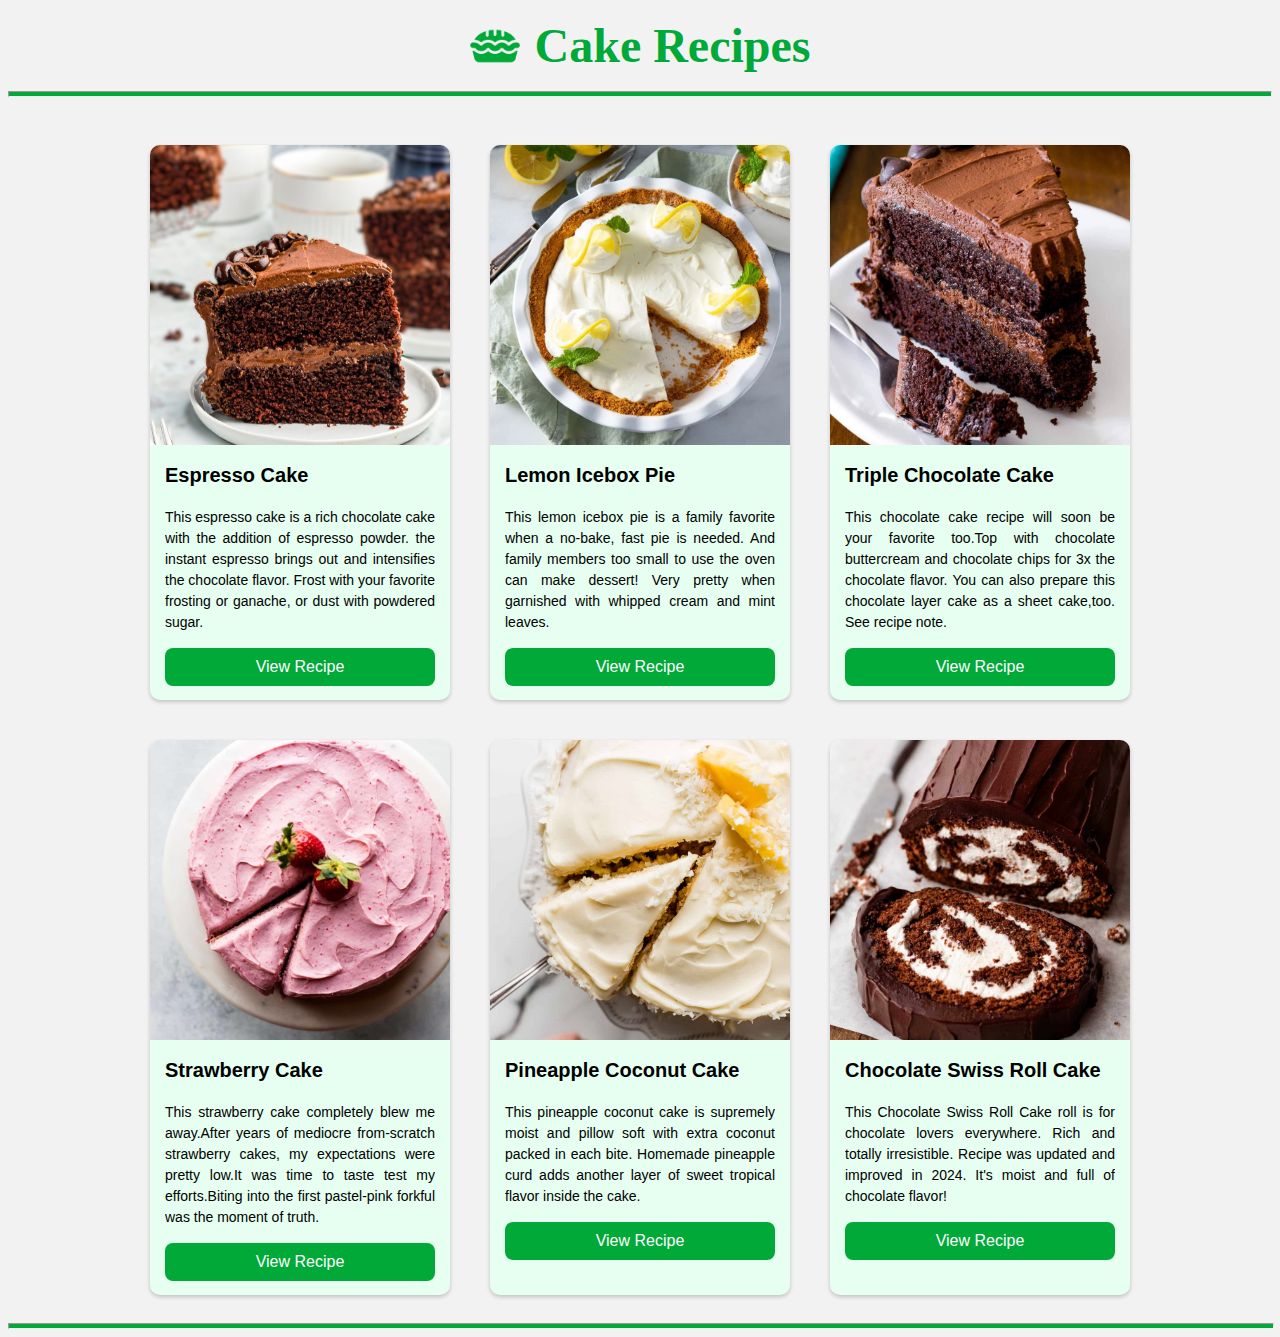
<file: index.html>
<!DOCTYPE html>
<html lang="en">
  <head>
    <meta charset="UTF-8" />
    <meta name="viewport" content="width=device-width, initial-scale=1.0" />
    <title>Cake Recipes</title>
    <link rel="stylesheet" href="css/style.css" />
    <link rel="stylesheet" href="/css/media/index-media.css" />
  </head>
  <body>
    <header>
      <section class="topic">
        <img src="/assests/images/logo/pie.png" alt="home" />
        <a href="index.html"> Cake Recipes</a>
      </section>

      <hr class="line" />
    </header>

    <main>
      <article class="container">
        <section>
          <!-- Espresso Cake -->
          <div class="item">
            <img
              src="/assests/images/Espresso Cake/image.jpg"
              alt="Espresso Cake"
            />
            <div class="item_content">
              <h3>Espresso Cake</h3>
              <p>
                This espresso cake is a rich chocolate cake with the addition of
                espresso powder. the instant espresso brings out and intensifies
                the chocolate flavor. Frost with your favorite frosting or
                ganache, or dust with powdered sugar.
              </p>
              <a class="view_btn" href="/pages/espresso-cake.html"
                >View Recipe</a
              >
            </div>
          </div>
        </section>

        <section>
          <!-- Lemon Icebox Pie -->
          <div class="item">
            <img
              src="/assests/images/Lemon Icebox Pie/image.jpg"
              alt="Lemon Icebox Pie"
            />
            <div class="item_content">
              <h3>Lemon Icebox Pie</h3>
              <p>
                This lemon icebox pie is a family favorite when a no-bake, fast
                pie is needed. And family members too small to use the oven can
                make dessert! Very pretty when garnished with whipped cream and
                mint leaves.
              </p>
              <a class="view_btn" href="/pages/lemon-icebox-pie.html"
                >View Recipe</a
              >
            </div>
          </div>
        </section>

        <section>
          <!-- Triple Chocolate Cake -->
          <div class="item">
            <img
              src="/assests/images/Triple Chocolate Cake/image.jpg"
              alt="Triple Chocolate Cake"
            />
            <div class="item_content">
              <h3>Triple Chocolate Cake</h3>
              <p>
                This chocolate cake recipe will soon be your favorite too.Top
                with chocolate buttercream and chocolate chips for 3x the
                chocolate flavor. You can also prepare this chocolate layer cake
                as a sheet cake,too. See recipe note.
              </p>
              <a class="view_btn" href="/pages/triple-chocolate-cake.html"
                >View Recipe</a
              >
            </div>
          </div>
        </section>

        <section>
          <!-- Strawberry Cake -->
          <div class="item">
            <img
              src="/assests/images/Strawberry Cake/image.jpg"
              alt="Strawberry Cake"
            />
            <div class="item_content">
              <h3>Strawberry Cake</h3>
              <p>
                This strawberry cake completely blew me away.After years of
                mediocre from-scratch strawberry cakes, my expectations were
                pretty low.It was time to taste test my efforts.Biting into the
                first pastel-pink forkful was the moment of truth.
              </p>
              <a class="view_btn" href="/pages/strawberry-cake.html"
                >View Recipe</a
              >
            </div>
          </div>
        </section>

        <section>
          <!-- Pineapple Coconut Cake -->
          <div class="item">
            <img
              src="/assests/images/Pineapple Coconut Cake/cake.jpg"
              alt="Pineapple Coconut Cake"
            />
            <div class="item_content">
              <h3>Pineapple Coconut Cake</h3>
              <p>
                This pineapple coconut cake is supremely moist and pillow soft
                with extra coconut packed in each bite. Homemade pineapple curd
                adds another layer of sweet tropical flavor inside the cake.
              </p>
              <a class="view_btn" href="/pages/pineapple-coconut-cake.html"
                >View Recipe</a
              >
            </div>
          </div>
        </section>

        <section>
          <!-- Chocolate Swiss Roll Cake -->
          <div class="item">
            <img
              src="/assests/images/Chocolate Swiss Roll/cake1.jpg"
              alt="Chocolate Swiss Roll Cake"
            />
            <div class="item_content">
              <h3>Chocolate Swiss Roll Cake</h3>
              <p>
                This Chocolate Swiss Roll Cake roll is for chocolate lovers
                everywhere. Rich and totally irresistible. Recipe was updated
                and improved in 2024. It's moist and full of chocolate flavor!
              </p>
              <a class="view_btn" href="/pages/chocolate-swiss-roll-cake.html"
                >View Recipe</a
              >
            </div>
          </div>
        </section>
      </article>
    </main>

    <footer><hr class="line" /></footer>
  </body>
</html>
</file>
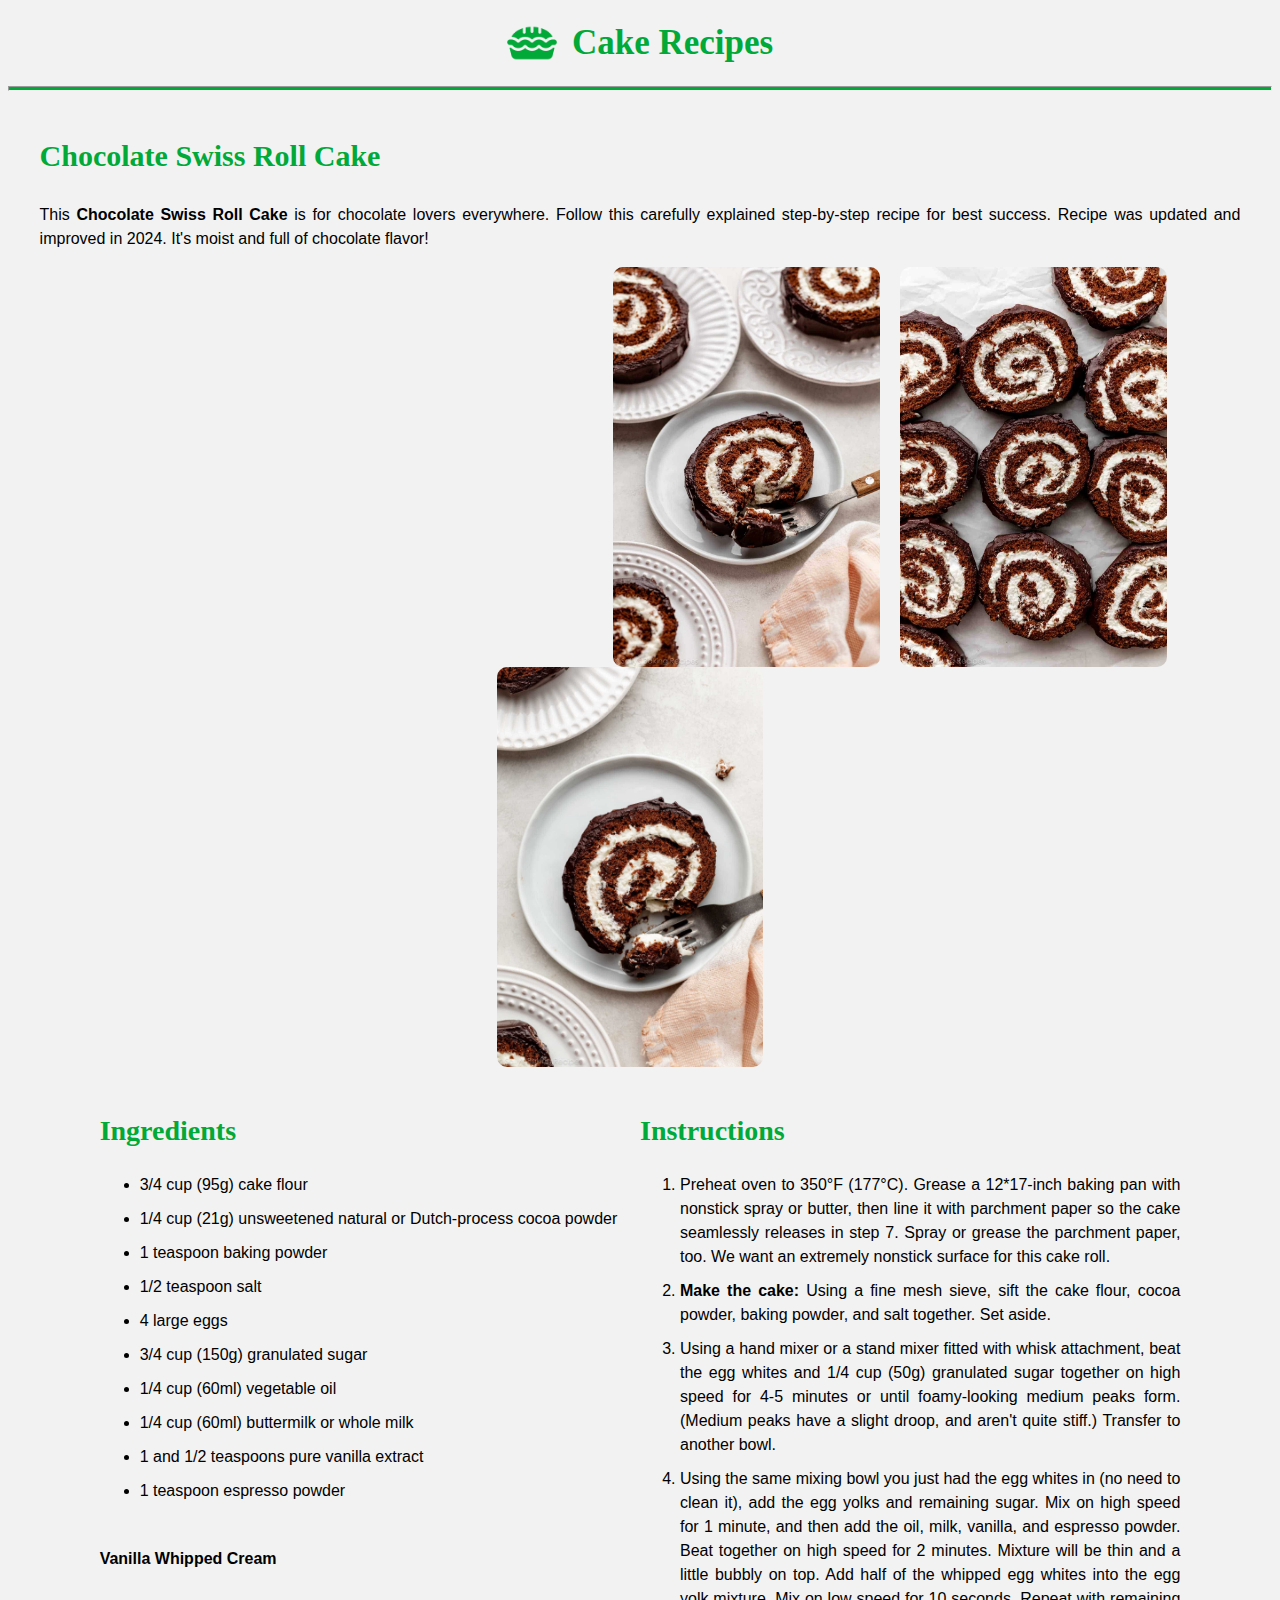
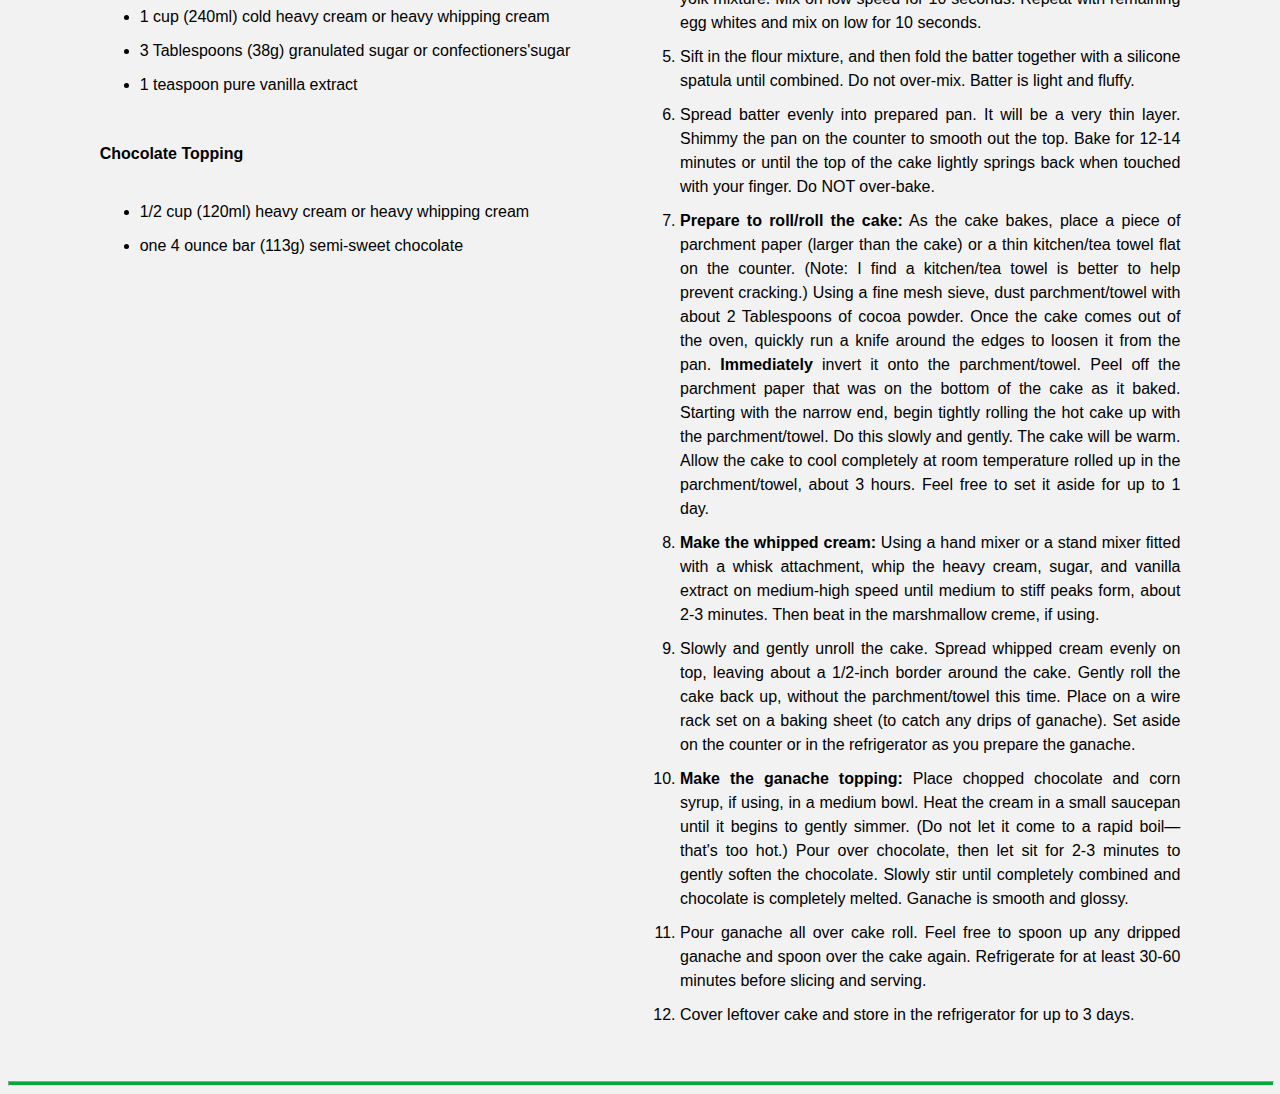
<file: pages/chocolate-swiss-roll-cake.html>
<!DOCTYPE html>
<html lang="en">
  <head>
    <meta charset="UTF-8" />
    <meta name="viewport" content="width=device-width, initial-scale=1.0" />
    <title>Espresso Cake</title>
    <link rel="stylesheet" href="../css/in-item-pages-style.css" />
    <link rel="stylesheet" href="/css/media/pages-media.css" />
  </head>
  <body>
    <header>
      <section class="topic">
        <img src="/assests/images/logo/pie.png" alt="home" />
        <a href="../index.html"> Cake Recipes</a>
      </section>
      <hr class="line" />
    </header>

    <main>
      <!-- Cake Details -->
      <article class="item_detail_container">
        <section>
          <h2 class="sub_topic">Chocolate Swiss Roll Cake</h2>
          <p>
            This <strong>Chocolate Swiss Roll Cake</strong> is for chocolate
            lovers everywhere. Follow this carefully explained step-by-step
            recipe for best success. Recipe was updated and improved in 2024.
            It's moist and full of chocolate flavor!
          </p>
        </section>

        <section>
          <div class="hr_container">
            <iframe
              class="recipe_video_frame"
              src="https://www.youtube.com/embed/lIhrNMEp3oM"
              frameborder="0"
            ></iframe>
            <img
              src="/assests/images/Chocolate Swiss Roll/cake2.jpg"
              alt="Swiss Roll"
            />
            <img
              src="/assests/images/Chocolate Swiss Roll/cake3.jpg"
              alt="Swiss Roll"
            />
            <img
              src="/assests/images/Chocolate Swiss Roll/cake4.jpg"
              alt="Swiss Roll"
            />
          </div>
        </section>

        <section class="hr_container">
          <section class="vr_container">
            <h3>Ingredients</h3>
            <ul>
              <li>3/4 cup (95g) cake flour</li>
              <li>
                1/4 cup (21g) unsweetened natural or Dutch-process cocoa powder
              </li>
              <li>1 teaspoon baking powder</li>
              <li>1/2 teaspoon salt</li>
              <li>4 large eggs</li>
              <li>3/4 cup (150g) granulated sugar</li>
              <li>1/4 cup (60ml) vegetable oil</li>
              <li>1/4 cup (60ml) buttermilk or whole milk</li>
              <li>1 and 1/2 teaspoons pure vanilla extract</li>
              <li>1 teaspoon espresso powder</li>
            </ul>

            <h4>Vanilla Whipped Cream</h4>
            <ul>
              <li>1 cup (240ml) cold heavy cream or heavy whipping cream</li>
              <li>
                3 Tablespoons (38g) granulated sugar or confectioners'sugar
              </li>
              <li>1 teaspoon pure vanilla extract</li>
            </ul>

            <h4>Chocolate Topping</h4>
            <ul>
              <li>1/2 cup (120ml) heavy cream or heavy whipping cream</li>
              <li>one 4 ounce bar (113g) semi-sweet chocolate</li>
            </ul>
          </section>

          <section class="vr_container">
            <h3>Instructions</h3>
            <ol>
              <li>
                Preheat oven to 350°F (177°C). Grease a 12*17-inch baking pan
                with nonstick spray or butter, then line it with parchment paper
                so the cake seamlessly releases in step 7. Spray or grease the
                parchment paper, too. We want an extremely nonstick surface for
                this cake roll.
              </li>
              <li>
                <strong>Make the cake:</strong> Using a fine mesh sieve, sift
                the cake flour, cocoa powder, baking powder, and salt together.
                Set aside.
              </li>
              <li>
                Using a hand mixer or a stand mixer fitted with whisk
                attachment, beat the egg whites and 1/4 cup (50g) granulated
                sugar together on high speed for 4-5 minutes or until
                foamy-looking medium peaks form. (Medium peaks have a slight
                droop, and aren't quite stiff.) Transfer to another bowl.
              </li>
              <li>
                Using the same mixing bowl you just had the egg whites in (no
                need to clean it), add the egg yolks and remaining sugar. Mix on
                high speed for 1 minute, and then add the oil, milk, vanilla,
                and espresso powder. Beat together on high speed for 2 minutes.
                Mixture will be thin and a little bubbly on top. Add half of the
                whipped egg whites into the egg yolk mixture. Mix on low speed
                for 10 seconds. Repeat with remaining egg whites and mix on low
                for 10 seconds.
              </li>
              <li>
                Sift in the flour mixture, and then fold the batter together
                with a silicone spatula until combined. Do not over-mix. Batter
                is light and fluffy.
              </li>
              <li>
                Spread batter evenly into prepared pan. It will be a very thin
                layer. Shimmy the pan on the counter to smooth out the top. Bake
                for 12-14 minutes or until the top of the cake lightly springs
                back when touched with your finger. Do NOT over-bake.
              </li>
              <li>
                <strong>Prepare to roll/roll the cake:</strong> As the cake
                bakes, place a piece of parchment paper (larger than the cake)
                or a thin kitchen/tea towel flat on the counter. (Note: I find a
                kitchen/tea towel is better to help prevent cracking.) Using a
                fine mesh sieve, dust parchment/towel with about 2 Tablespoons
                of cocoa powder. Once the cake comes out of the oven, quickly
                run a knife around the edges to loosen it from the pan.
                <strong>Immediately</strong> invert it onto the parchment/towel.
                Peel off the parchment paper that was on the bottom of the cake
                as it baked. Starting with the narrow end, begin tightly rolling
                the hot cake up with the parchment/towel. Do this slowly and
                gently. The cake will be warm. Allow the cake to cool completely
                at room temperature rolled up in the parchment/towel, about 3
                hours. Feel free to set it aside for up to 1 day.
              </li>
              <li>
                <strong>Make the whipped cream:</strong> Using a hand mixer or a
                stand mixer fitted with a whisk attachment, whip the heavy
                cream, sugar, and vanilla extract on medium-high speed until
                medium to stiff peaks form, about 2-3 minutes. Then beat in the
                marshmallow creme, if using.
              </li>
              <li>
                Slowly and gently unroll the cake. Spread whipped cream evenly
                on top, leaving about a 1/2-inch border around the cake. Gently
                roll the cake back up, without the parchment/towel this time.
                Place on a wire rack set on a baking sheet (to catch any drips
                of ganache). Set aside on the counter or in the refrigerator as
                you prepare the ganache.
              </li>
              <li>
                <strong>Make the ganache topping:</strong> Place chopped
                chocolate and corn syrup, if using, in a medium bowl. Heat the
                cream in a small saucepan until it begins to gently simmer. (Do
                not let it come to a rapid boil—that's too hot.) Pour over
                chocolate, then let sit for 2-3 minutes to gently soften the
                chocolate. Slowly stir until completely combined and chocolate
                is completely melted. Ganache is smooth and glossy.
              </li>
              <li>
                Pour ganache all over cake roll. Feel free to spoon up any
                dripped ganache and spoon over the cake again. Refrigerate for
                at least 30-60 minutes before slicing and serving.
              </li>
              <li>
                Cover leftover cake and store in the refrigerator for up to 3
                days.
              </li>
            </ol>
          </section>
        </section>
      </article>
    </main>

    <footer>
      <!-- End -->
      <hr class="line" />
    </footer>
  </body>
</html>
</file>
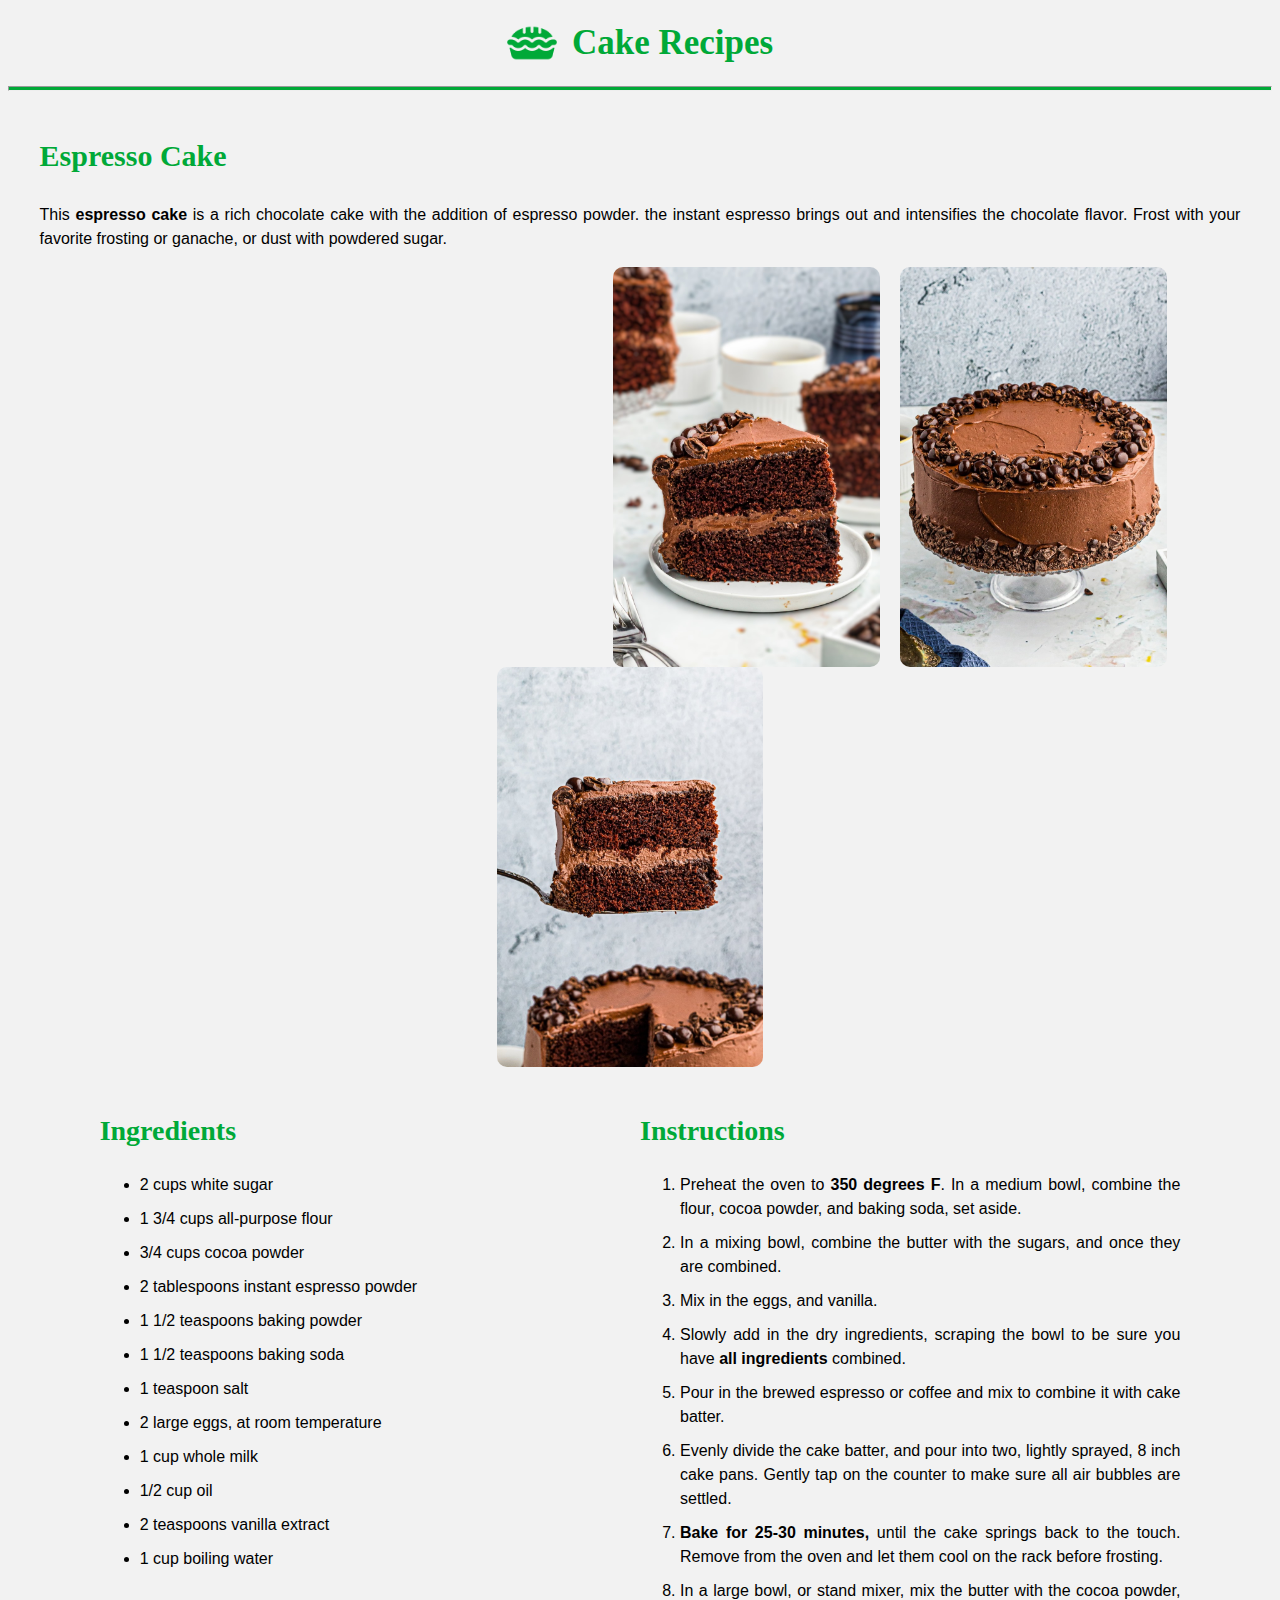
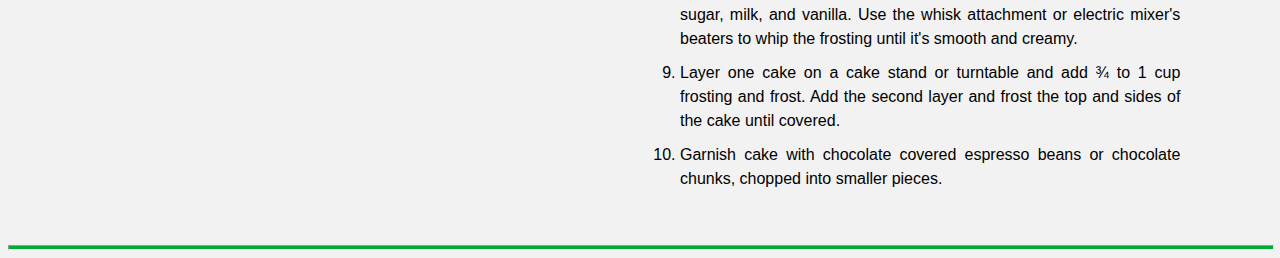
<file: pages/espresso-cake.html>
<!DOCTYPE html>
<html lang="en">
  <head>
    <meta charset="UTF-8" />
    <meta name="viewport" content="width=device-width, initial-scale=1.0" />
    <title>Espresso Cake</title>
    <link rel="stylesheet" href="../css/in-item-pages-style.css" />
    <link rel="stylesheet" href="/css/media/pages-media.css" />
  </head>
  <body>
    <header>
      <section class="topic">
        <img src="/assests/images/logo/pie.png" alt="home" />
        <a href="../index.html"> Cake Recipes</a>
      </section>
      <hr class="line" />
    </header>

    <main>
      <!-- Cake Details -->
      <article class="item_detail_container">
        <section>
          <h2 class="sub_topic">Espresso Cake</h2>
          <p>
            This <strong>espresso cake</strong> is a rich chocolate cake with
            the addition of espresso powder. the instant espresso brings out and
            intensifies the chocolate flavor. Frost with your favorite frosting
            or ganache, or dust with powdered sugar.
          </p>
        </section>

        <section class="hr_container">
          <iframe
            class="recipe_video_frame"
            src="https://www.youtube.com/embed/1QVkXxyVixI"
            frameborder="0"
          ></iframe>
          <img
            src="/assests/images/Espresso Cake/image.jpg"
            alt="Espresso Cake"
          />
          <img
            src="/assests/images/Espresso Cake/image3.jpg"
            alt="Espresso Cake"
          />
          <img
            src="/assests/images/Espresso Cake/image4.jpg"
            alt="Espresso Cake"
          />
        </section>

        <section class="hr_container">
          <section class="vr_container">
            <h3>Ingredients</h3>
            <ul>
              <li>2 cups white sugar</li>
              <li>1 3/4 cups all-purpose flour</li>
              <li>3/4 cups cocoa powder</li>
              <li>2 tablespoons instant espresso powder</li>
              <li>1 1/2 teaspoons baking powder</li>
              <li>1 1/2 teaspoons baking soda</li>
              <li>1 teaspoon salt</li>
              <li>2 large eggs, at room temperature</li>
              <li>1 cup whole milk</li>
              <li>1/2 cup oil</li>
              <li>2 teaspoons vanilla extract</li>
              <li>1 cup boiling water</li>
            </ul>
          </section>

          <section class="vr_container">
            <h3>Instructions</h3>
            <ol>
              <li>
                Preheat the oven to <strong>350 degrees F</strong>. In a medium
                bowl, combine the flour, cocoa powder, and baking soda, set
                aside.
              </li>
              <li>
                In a mixing bowl, combine the butter with the sugars, and once
                they are combined.
              </li>
              <li>Mix in the eggs, and vanilla.</li>
              <li>
                Slowly add in the dry ingredients, scraping the bowl to be sure
                you have <strong>all ingredients</strong> combined.
              </li>
              <li>
                Pour in the brewed espresso or coffee and mix to combine it with
                cake batter.
              </li>
              <li>
                Evenly divide the cake batter, and pour into two, lightly
                sprayed, 8 inch cake pans. Gently tap on the counter to make
                sure all air bubbles are settled.
              </li>
              <li>
                <strong>Bake for 25-30 minutes,</strong> until the cake springs
                back to the touch. Remove from the oven and let them cool on the
                rack before frosting.
              </li>
              <li>
                In a large bowl, or stand mixer, mix the butter with the cocoa
                powder, sugar, milk, and vanilla. Use the whisk attachment or
                electric mixer's beaters to whip the frosting until it's smooth
                and creamy.
              </li>
              <li>
                Layer one cake on a cake stand or turntable and add ¾ to 1 cup
                frosting and frost. Add the second layer and frost the top and
                sides of the cake until covered.
              </li>
              <li>
                Garnish cake with chocolate covered espresso beans or chocolate
                chunks, chopped into smaller pieces.
              </li>
            </ol>
          </section>
        </section>
      </article>
    </main>

    <footer>
      <!-- End -->
      <hr class="line" />
    </footer>
  </body>
</html>
</file>
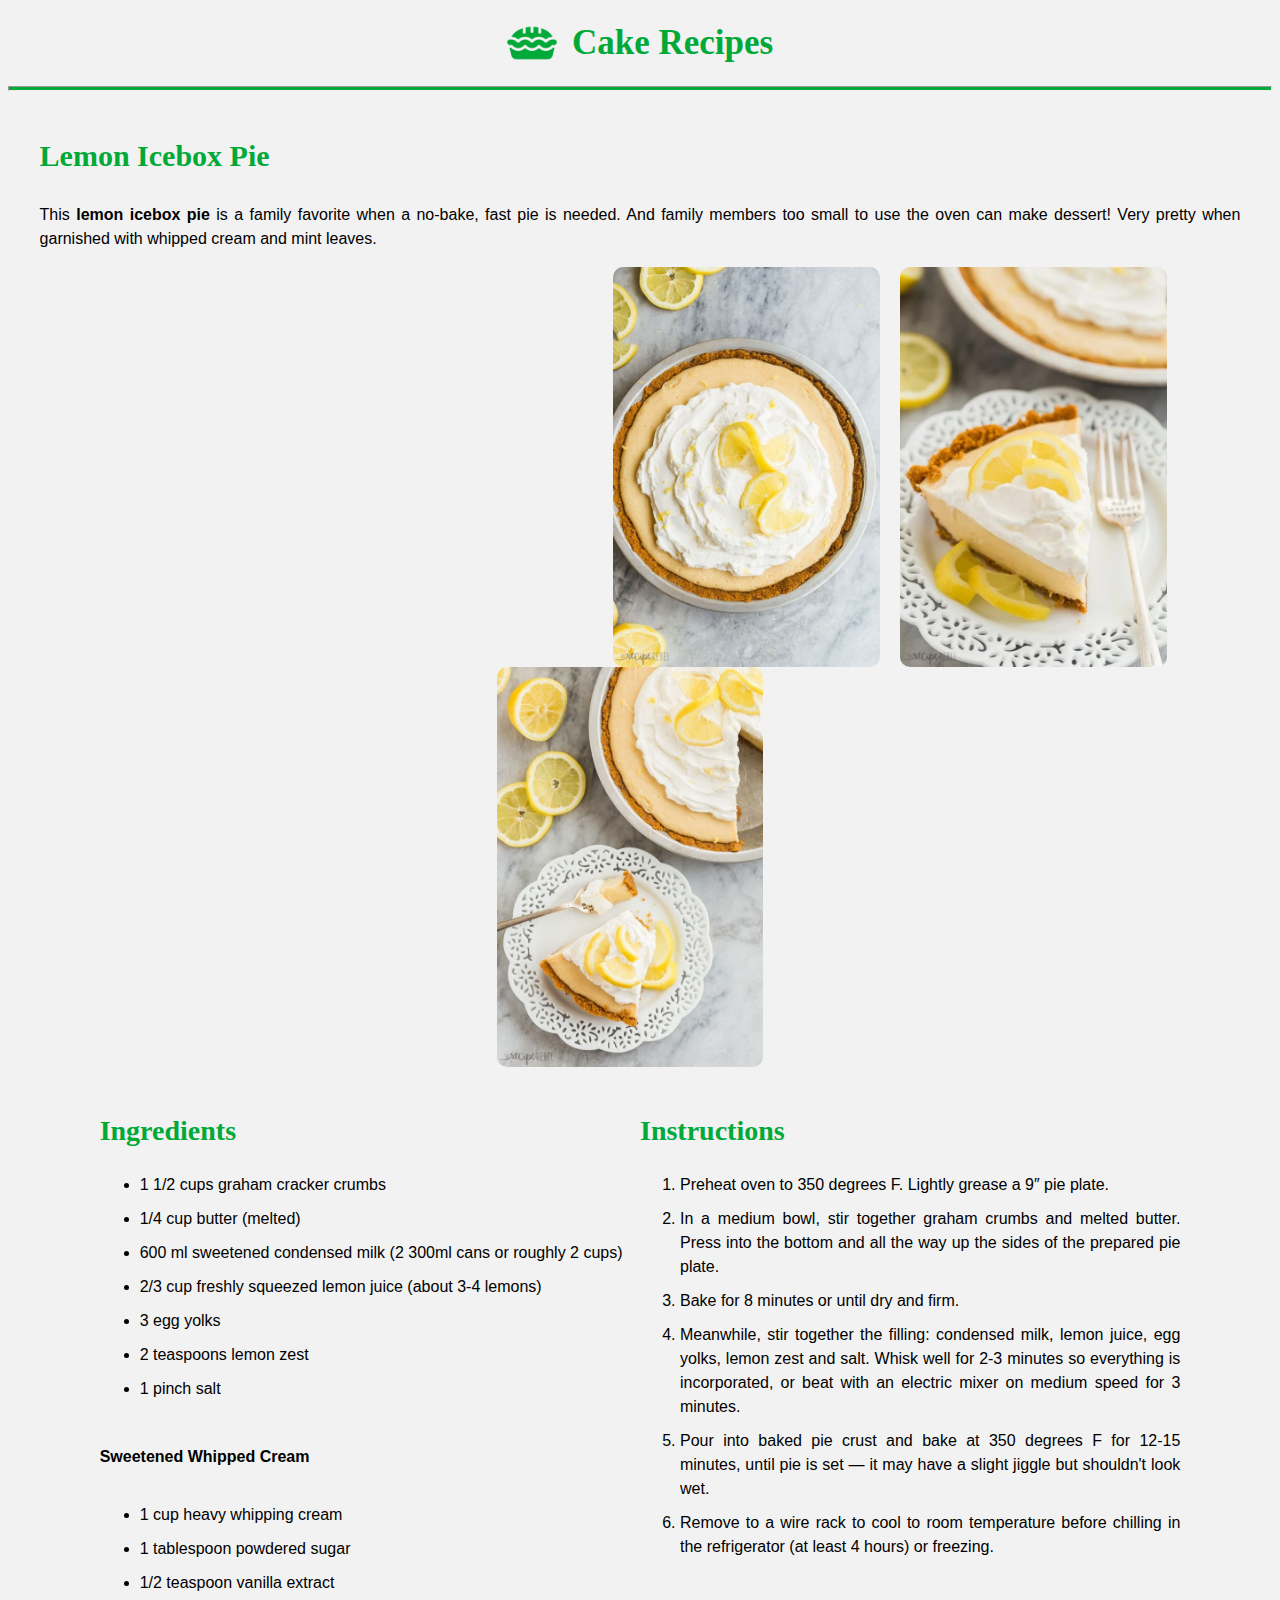
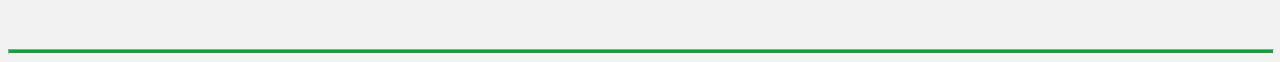
<file: pages/lemon-icebox-pie.html>
<!DOCTYPE html>
<html lang="en">
  <head>
    <meta charset="UTF-8" />
    <meta name="viewport" content="width=device-width, initial-scale=1.0" />
    <title>Lemon Icebox Pie</title>
    <link rel="stylesheet" href="../css/in-item-pages-style.css" />
    <link rel="stylesheet" href="/css/media/pages-media.css" />
  </head>
  <body>
    <header>
      <section class="topic">
        <img src="/assests/images/logo/pie.png" alt="home" />
        <a href="../index.html"> Cake Recipes</a>
      </section>
      <hr class="line" />
    </header>

    <main>
      <!-- Cake Details -->
      <article class="item_detail_container">
        <section>
          <h2 class="sub_topic">Lemon Icebox Pie</h2>
          <p>
            This <strong>lemon icebox pie</strong> is a family favorite when a
            no-bake, fast pie is needed. And family members too small to use the
            oven can make dessert! Very pretty when garnished with whipped cream
            and mint leaves.
          </p>
        </section>

        <section>
          <div class="hr_container">
            <iframe
              class="recipe_video_frame"
              src="https://www.youtube.com/embed/MtGwkS0SlPI"
              frameborder="0"
            ></iframe>
            <img
              src="/assests/images/Lemon Icebox Pie/image4.jpg"
              alt="Lemon Icebox Pie"
            />
            <img
              src="/assests/images/Lemon Icebox Pie/image2.jpg"
              alt="Lemon Icebox Pie"
            />
            <img
              src="/assests/images/Lemon Icebox Pie/image3.jpg"
              alt="Lemon Icebox Pie"
            />
          </div>
        </section>

        <section class="hr_container">
          <section class="vr_container">
            <h3>Ingredients</h3>
            <ul>
              <li>1 1/2 cups graham cracker crumbs</li>
              <li>1/4 cup butter (melted)</li>
              <li>
                600 ml sweetened condensed milk (2 300ml cans or roughly 2 cups)
              </li>
              <li>2/3 cup freshly squeezed lemon juice (about 3-4 lemons)</li>
              <li>3 egg yolks</li>
              <li>2 teaspoons lemon zest</li>
              <li>1 pinch salt</li>
            </ul>

            <h4>Sweetened Whipped Cream</h4>
            <ul>
              <li>1 cup heavy whipping cream</li>
              <li>1 tablespoon powdered sugar</li>
              <li>1/2 teaspoon vanilla extract</li>
            </ul>
          </section>

          <section class="vr_container">
            <h3>Instructions</h3>
            <ol>
              <li>
                Preheat oven to 350 degrees F. Lightly grease a 9″ pie plate.
              </li>
              <li>
                In a medium bowl, stir together graham crumbs and melted butter.
                Press into the bottom and all the way up the sides of the
                prepared pie plate.
              </li>
              <li>Bake for 8 minutes or until dry and firm.</li>
              <li>
                Meanwhile, stir together the filling: condensed milk, lemon
                juice, egg yolks, lemon zest and salt. Whisk well for 2-3
                minutes so everything is incorporated, or beat with an electric
                mixer on medium speed for 3 minutes.
              </li>
              <li>
                Pour into baked pie crust and bake at 350 degrees F for 12-15
                minutes, until pie is set — it may have a slight jiggle but
                shouldn't look wet.
              </li>
              <li>
                Remove to a wire rack to cool to room temperature before
                chilling in the refrigerator (at least 4 hours) or freezing.
              </li>
            </ol>
          </section>
        </section>
      </article>
    </main>

    <footer>
      <!-- End -->
      <hr class="line" />
    </footer>
  </body>
</html>
</file>
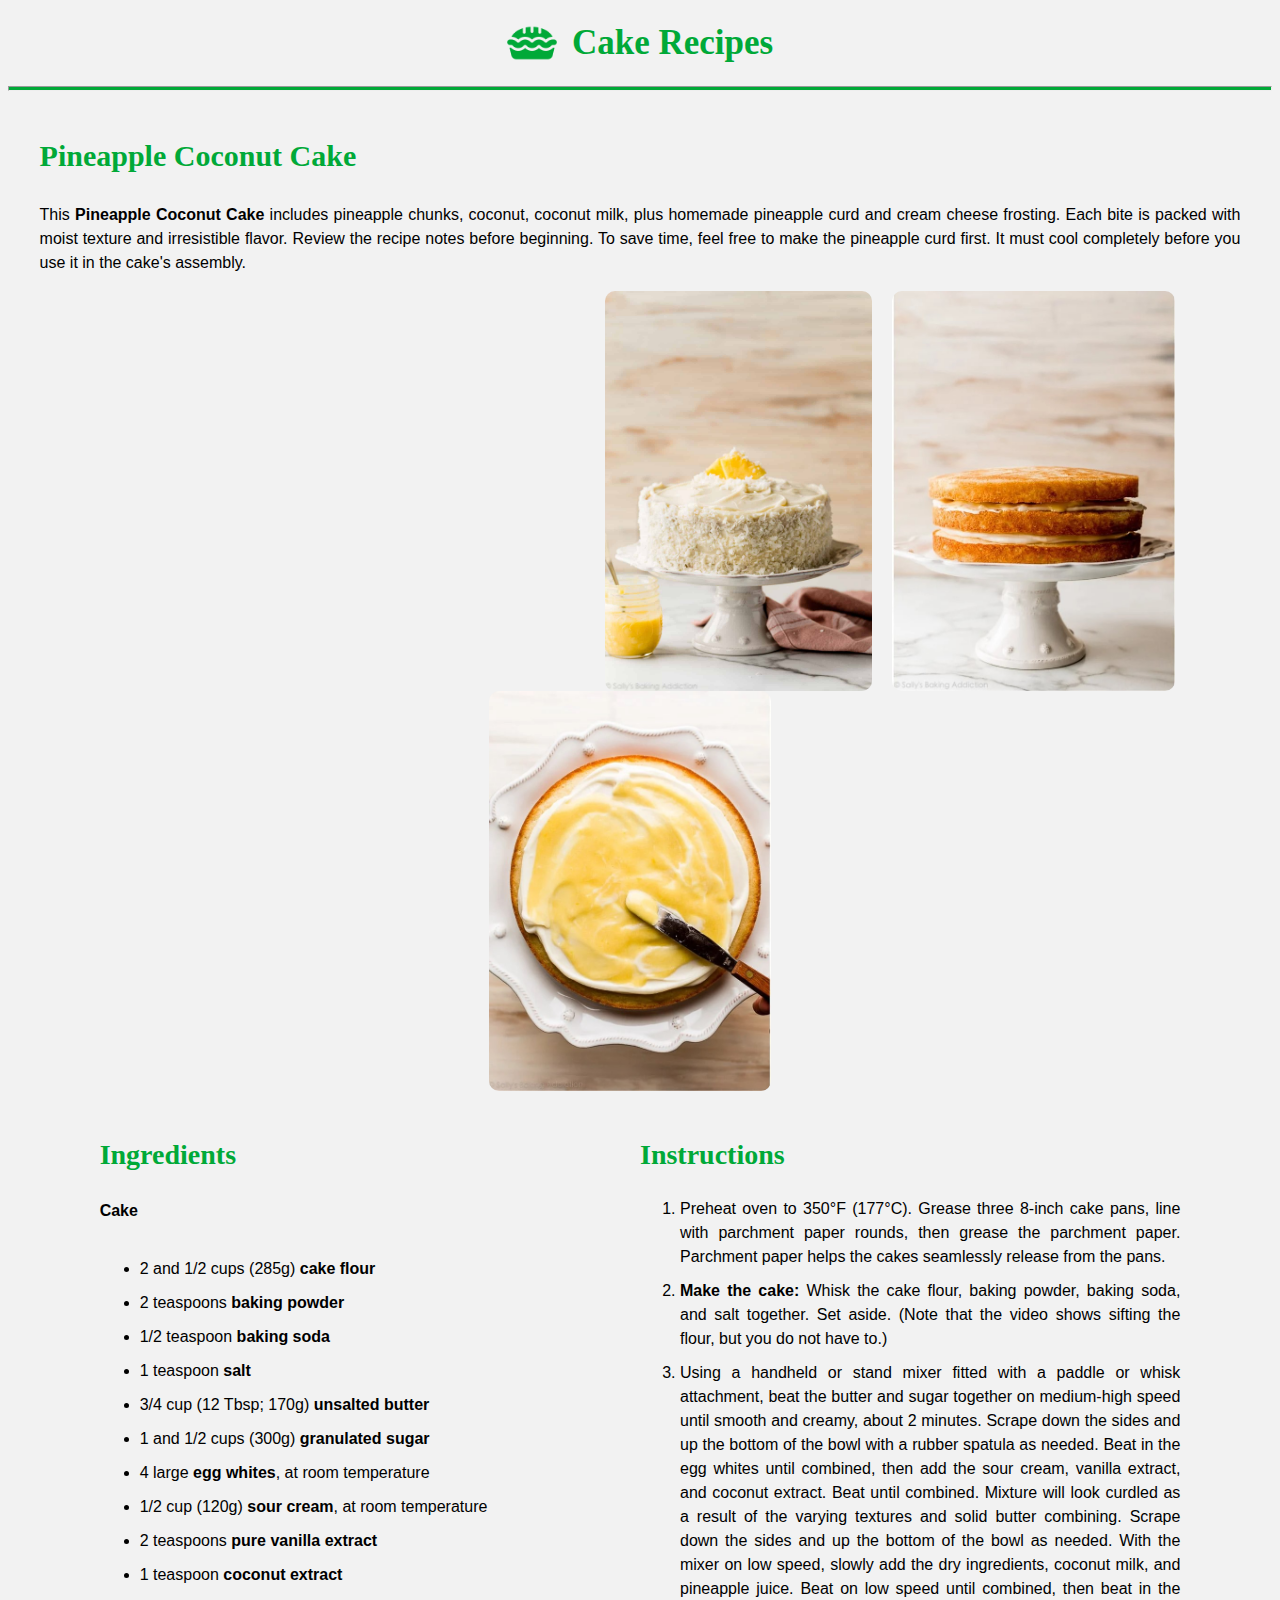
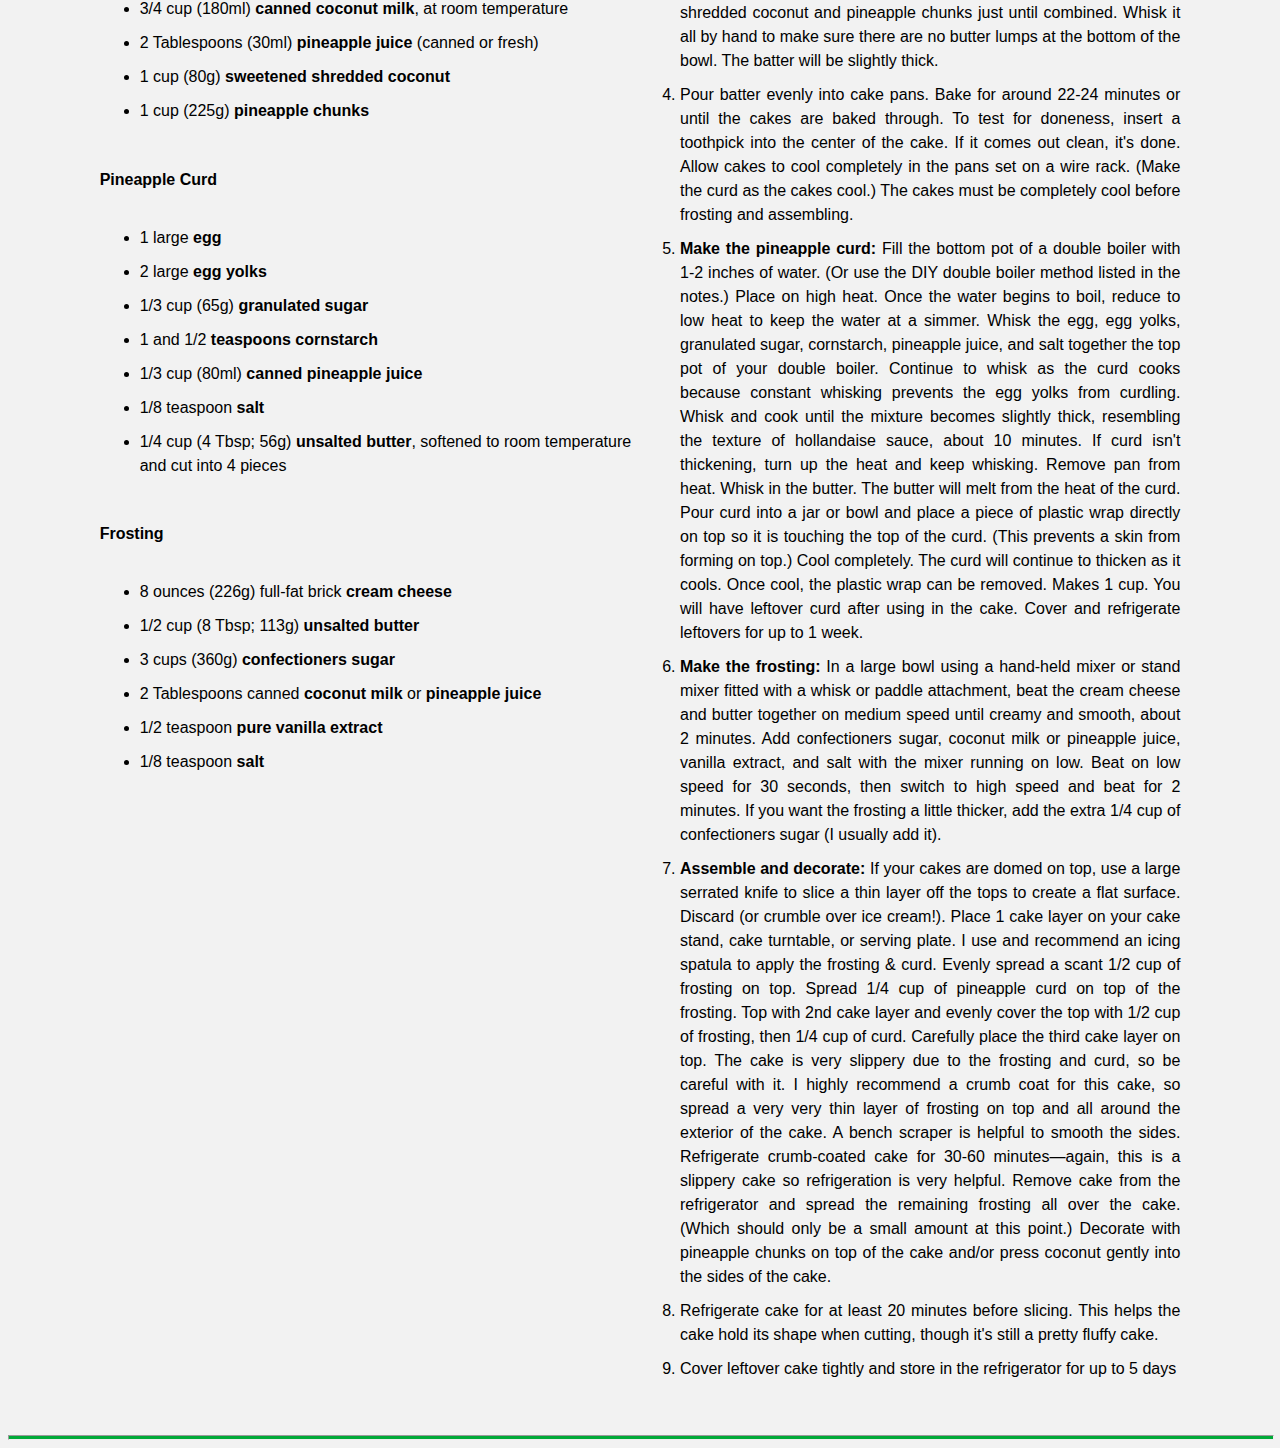
<file: pages/pineapple-coconut-cake.html>
<!DOCTYPE html>
<html lang="en">
  <head>
    <meta charset="UTF-8" />
    <meta name="viewport" content="width=device-width, initial-scale=1.0" />
    <title>Pineapple Coconut Cake</title>
    <link rel="stylesheet" href="../css/in-item-pages-style.css" />
    <link rel="stylesheet" href="/css/media/pages-media.css" />
  </head>
  <body>
    <header>
      <section class="topic">
        <img src="/assests/images/logo/pie.png" alt="home" />
        <a href="../index.html"> Cake Recipes</a>
      </section>
      <hr class="line" />
    </header>

    <main>
      <!-- Cake Details -->
      <article class="item_detail_container">
        <section>
          <h2 class="sub_topic">Pineapple Coconut Cake</h2>
          <p>
            This <strong>Pineapple Coconut Cake</strong> includes pineapple
            chunks, coconut, coconut milk, plus homemade pineapple curd and
            cream cheese frosting. Each bite is packed with moist texture and
            irresistible flavor. Review the recipe notes before beginning. To
            save time, feel free to make the pineapple curd first. It must cool
            completely before you use it in the cake's assembly.
          </p>
        </section>

        <section>
          <div class="hr_container">
            <iframe
              class="recipe_video_frame"
              src="https://www.youtube.com/embed/PSZ-QPF-jto"
              frameborder="0"
            ></iframe>
            <img
              src="/assests/images/Pineapple Coconut Cake/2.jpg"
              alt="Pineapple Coconut Cake"
            />
            <img
              src="/assests/images/Pineapple Coconut Cake/3.jpg"
              alt="Pineapple Coconut Cake"
            />
            <img
              src="/assests/images/Pineapple Coconut Cake/4.jpg"
              alt="Pineapple Coconut Cake"
            />
          </div>
        </section>

        <section class="hr_container">
          <section class="vr_container">
            <h3>Ingredients</h3>
            <h4>Cake</h4>
            <ul>
              <li>2 and 1/2 cups (285g) <strong>cake flour</strong></li>
              <li>2 teaspoons <strong>baking powder</strong></li>
              <li>1/2 teaspoon <strong>baking soda</strong></li>
              <li>1 teaspoon <strong>salt</strong></li>
              <li>3/4 cup (12 Tbsp; 170g) <strong>unsalted butter</strong></li>
              <li>1 and 1/2 cups (300g) <strong>granulated sugar</strong></li>
              <li>4 large <strong>egg whites</strong>, at room temperature</li>
              <li>
                1/2 cup (120g) <strong>sour cream</strong>, at room temperature
              </li>
              <li>2 teaspoons <strong>pure vanilla extract</strong></li>
              <li>1 teaspoon <strong>coconut extract</strong></li>
              <li>
                3/4 cup (180ml) <strong>canned coconut milk</strong>, at room
                temperature
              </li>
              <li>
                2 Tablespoons (30ml) <strong>pineapple juice</strong> (canned or
                fresh)
              </li>
              <li>1 cup (80g) <strong>sweetened shredded coconut</strong></li>
              <li>1 cup (225g) <strong>pineapple chunks</strong></li>
            </ul>

            <h4>Pineapple Curd</h4>
            <ul>
              <li>1 large <strong>egg</strong></li>
              <li>2 large <strong>egg yolks</strong></li>
              <li>1/3 cup (65g) <strong>granulated sugar</strong></li>
              <li>1 and 1/2 <strong>teaspoons cornstarch</strong></li>
              <li>1/3 cup (80ml) <strong>canned pineapple juice</strong></li>
              <li>1/8 teaspoon <strong>salt</strong></li>
              <li>
                1/4 cup (4 Tbsp; 56g) <strong>unsalted butter</strong>, softened
                to room temperature and cut into 4 pieces
              </li>
            </ul>

            <h4>Frosting</h4>
            <ul>
              <li>
                8 ounces (226g) full-fat brick <strong>cream cheese</strong>
              </li>
              <li>1/2 cup (8 Tbsp; 113g) <strong>unsalted butter</strong></li>
              <li>3 cups (360g) <strong>confectioners sugar</strong></li>
              <li>
                2 Tablespoons canned <strong>coconut milk</strong> or
                <strong>pineapple juice</strong>
              </li>
              <li>1/2 teaspoon <strong>pure vanilla extract</strong></li>
              <li>1/8 teaspoon <strong>salt</strong></li>
            </ul>
          </section>

          <section class="vr_container">
            <h3>Instructions</h3>
            <ol>
              <li>
                Preheat oven to 350°F (177°C). Grease three 8-inch cake pans,
                line with parchment paper rounds, then grease the parchment
                paper. Parchment paper helps the cakes seamlessly release from
                the pans.
              </li>
              <li>
                <strong>Make the cake:</strong> Whisk the cake flour, baking
                powder, baking soda, and salt together. Set aside. (Note that
                the video shows sifting the flour, but you do not have to.)
              </li>
              <li>
                Using a handheld or stand mixer fitted with a paddle or whisk
                attachment, beat the butter and sugar together on medium-high
                speed until smooth and creamy, about 2 minutes. Scrape down the
                sides and up the bottom of the bowl with a rubber spatula as
                needed. Beat in the egg whites until combined, then add the sour
                cream, vanilla extract, and coconut extract. Beat until
                combined. Mixture will look curdled as a result of the varying
                textures and solid butter combining. Scrape down the sides and
                up the bottom of the bowl as needed. With the mixer on low
                speed, slowly add the dry ingredients, coconut milk, and
                pineapple juice. Beat on low speed until combined, then beat in
                the shredded coconut and pineapple chunks just until combined.
                Whisk it all by hand to make sure there are no butter lumps at
                the bottom of the bowl. The batter will be slightly thick.
              </li>
              <li>
                Pour batter evenly into cake pans. Bake for around 22-24 minutes
                or until the cakes are baked through. To test for doneness,
                insert a toothpick into the center of the cake. If it comes out
                clean, it's done. Allow cakes to cool completely in the pans set
                on a wire rack. (Make the curd as the cakes cool.) The cakes
                must be completely cool before frosting and assembling.
              </li>
              <li>
                <strong>Make the pineapple curd:</strong> Fill the bottom pot of
                a double boiler with 1-2 inches of water. (Or use the DIY double
                boiler method listed in the notes.) Place on high heat. Once the
                water begins to boil, reduce to low heat to keep the water at a
                simmer. Whisk the egg, egg yolks, granulated sugar, cornstarch,
                pineapple juice, and salt together the top pot of your double
                boiler. Continue to whisk as the curd cooks because constant
                whisking prevents the egg yolks from curdling. Whisk and cook
                until the mixture becomes slightly thick, resembling the texture
                of hollandaise sauce, about 10 minutes. If curd isn't
                thickening, turn up the heat and keep whisking. Remove pan from
                heat. Whisk in the butter. The butter will melt from the heat of
                the curd. Pour curd into a jar or bowl and place a piece of
                plastic wrap directly on top so it is touching the top of the
                curd. (This prevents a skin from forming on top.) Cool
                completely. The curd will continue to thicken as it cools. Once
                cool, the plastic wrap can be removed. Makes 1 cup. You will
                have leftover curd after using in the cake. Cover and
                refrigerate leftovers for up to 1 week.
              </li>
              <li>
                <strong>Make the frosting:</strong> In a large bowl using a
                hand-held mixer or stand mixer fitted with a whisk or paddle
                attachment, beat the cream cheese and butter together on medium
                speed until creamy and smooth, about 2 minutes. Add
                confectioners sugar, coconut milk or pineapple juice, vanilla
                extract, and salt with the mixer running on low. Beat on low
                speed for 30 seconds, then switch to high speed and beat for 2
                minutes. If you want the frosting a little thicker, add the
                extra 1/4 cup of confectioners sugar (I usually add it).
              </li>
              <li>
                <strong>Assemble and decorate:</strong> If your cakes are domed
                on top, use a large serrated knife to slice a thin layer off the
                tops to create a flat surface. Discard (or crumble over ice
                cream!). Place 1 cake layer on your cake stand, cake turntable,
                or serving plate. I use and recommend an icing spatula to apply
                the frosting & curd. Evenly spread a scant 1/2 cup of frosting
                on top. Spread 1/4 cup of pineapple curd on top of the frosting.
                Top with 2nd cake layer and evenly cover the top with 1/2 cup of
                frosting, then 1/4 cup of curd. Carefully place the third cake
                layer on top. The cake is very slippery due to the frosting and
                curd, so be careful with it. I highly recommend a crumb coat for
                this cake, so spread a very very thin layer of frosting on top
                and all around the exterior of the cake. A bench scraper is
                helpful to smooth the sides. Refrigerate crumb-coated cake for
                30-60 minutes—again, this is a slippery cake so refrigeration is
                very helpful. Remove cake from the refrigerator and spread the
                remaining frosting all over the cake. (Which should only be a
                small amount at this point.) Decorate with pineapple chunks on
                top of the cake and/or press coconut gently into the sides of
                the cake.
              </li>
              <li>
                Refrigerate cake for at least 20 minutes before slicing. This
                helps the cake hold its shape when cutting, though it's still a
                pretty fluffy cake.
              </li>
              <li>
                Cover leftover cake tightly and store in the refrigerator for up
                to 5 days
              </li>
            </ol>
          </section>
        </section>
      </article>
    </main>

    <footer>
      <!-- End -->
      <hr class="line" />
    </footer>
  </body>
</html>
</file>
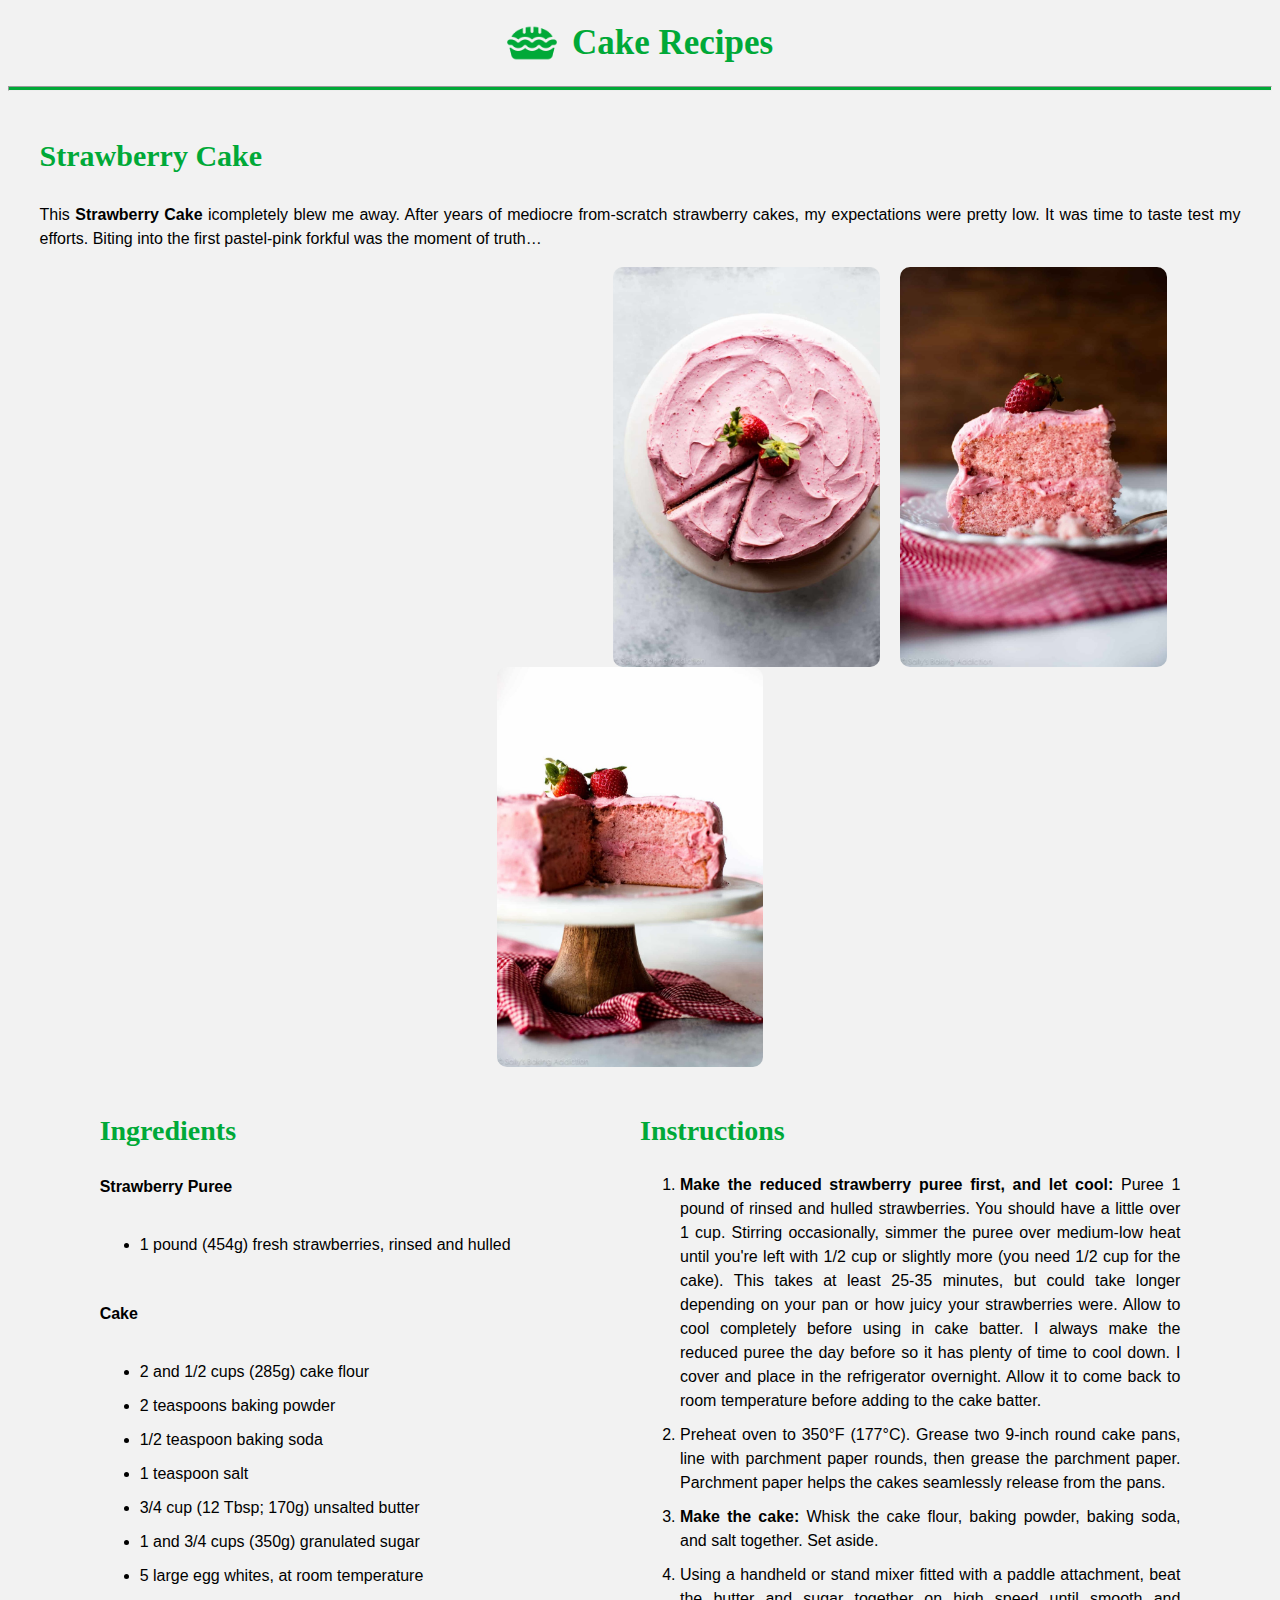
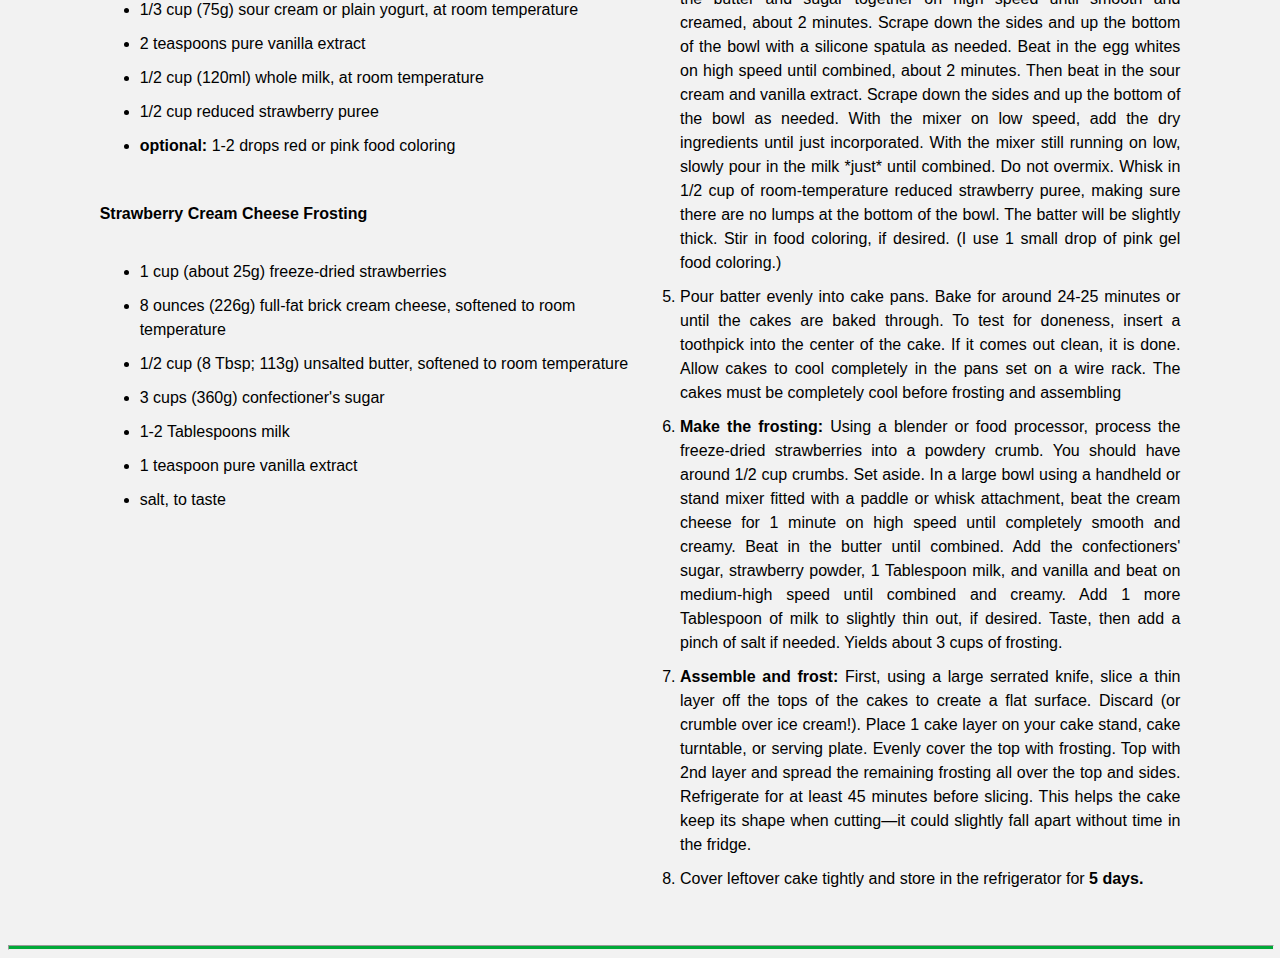
<file: pages/strawberry-cake.html>
<!DOCTYPE html>
<html lang="en">
  <head>
    <meta charset="UTF-8" />
    <meta name="viewport" content="width=device-width, initial-scale=1.0" />
    <title>Strawberry Cake</title>
    <link rel="stylesheet" href="../css/in-item-pages-style.css" />
    <link rel="stylesheet" href="/css/media/pages-media.css" />
  </head>
  <body>
    <header>
      <section class="topic">
        <img src="/assests/images/logo/pie.png" alt="home" />
        <a href="../index.html"> Cake Recipes</a>
      </section>
      <hr class="line" />
    </header>

    <main>
      <!-- Cake Details -->
      <article class="item_detail_container">
        <section>
          <h2 class="sub_topic">Strawberry Cake</h2>
          <p>
            This <strong>Strawberry Cake</strong> icompletely blew me away.
            After years of mediocre from-scratch strawberry cakes, my
            expectations were pretty low. It was time to taste test my efforts.
            Biting into the first pastel-pink forkful was the moment of truth…
          </p>
        </section>

        <section>
          <div class="hr_container">
            <iframe
              class="recipe_video_frame"
              src="https://www.youtube.com/embed/fmD5GnrtOjc"
              frameborder="0"
            ></iframe>
            <img
              src="/assests/images/Strawberry Cake/image.jpg"
              alt="Strawberry Cake"
            />
            <img
              src="/assests/images/Strawberry Cake/image2.jpg"
              alt="Strawberry Cake"
            />
            <img
              src="/assests/images/Strawberry Cake/image3.jpg"
              alt="Strawberry Cake"
            />
          </div>
        </section>

        <section class="hr_container">
          <section class="vr_container">
            <h3>Ingredients</h3>
            <h4>Strawberry Puree</h4>
            <ul>
              <li>1 pound (454g) fresh strawberries, rinsed and hulled</li>
            </ul>

            <h4>Cake</h4>
            <ul>
              <li>2 and 1/2 cups (285g) cake flour</li>
              <li>2 teaspoons baking powder</li>
              <li>1/2 teaspoon baking soda</li>
              <li>1 teaspoon salt</li>
              <li>3/4 cup (12 Tbsp; 170g) unsalted butter</li>
              <li>1 and 3/4 cups (350g) granulated sugar</li>
              <li>5 large egg whites, at room temperature</li>
              <li>
                1/3 cup (75g) sour cream or plain yogurt, at room temperature
              </li>
              <li>2 teaspoons pure vanilla extract</li>
              <li>1/2 cup (120ml) whole milk, at room temperature</li>
              <li>1/2 cup reduced strawberry puree</li>
              <li>
                <strong>optional:</strong> 1-2 drops red or pink food coloring
              </li>
            </ul>

            <h4>Strawberry Cream Cheese Frosting</h4>
            <ul>
              <li>1 cup (about 25g) freeze-dried strawberries</li>
              <li>
                8 ounces (226g) full-fat brick cream cheese, softened to room
                temperature
              </li>
              <li>
                1/2 cup (8 Tbsp; 113g) unsalted butter, softened to room
                temperature
              </li>
              <li>3 cups (360g) confectioner's sugar</li>
              <li>1-2 Tablespoons milk</li>
              <li>1 teaspoon pure vanilla extract</li>
              <li>salt, to taste</li>
            </ul>
          </section>

          <section class="vr_container">
            <h3>Instructions</h3>
            <ol>
              <li>
                <strong
                  >Make the reduced strawberry puree first, and let
                  cool:</strong
                >
                Puree 1 pound of rinsed and hulled strawberries. You should have
                a little over 1 cup. Stirring occasionally, simmer the puree
                over medium-low heat until you're left with 1/2 cup or slightly
                more (you need 1/2 cup for the cake). This takes at least 25-35
                minutes, but could take longer depending on your pan or how
                juicy your strawberries were. Allow to cool completely before
                using in cake batter. I always make the reduced puree the day
                before so it has plenty of time to cool down. I cover and place
                in the refrigerator overnight. Allow it to come back to room
                temperature before adding to the cake batter.
              </li>
              <li>
                Preheat oven to 350°F (177°C). Grease two 9-inch round cake
                pans, line with parchment paper rounds, then grease the
                parchment paper. Parchment paper helps the cakes seamlessly
                release from the pans.
              </li>
              <li>
                <strong>Make the cake:</strong> Whisk the cake flour, baking
                powder, baking soda, and salt together. Set aside.
              </li>
              <li>
                Using a handheld or stand mixer fitted with a paddle attachment,
                beat the butter and sugar together on high speed until smooth
                and creamed, about 2 minutes. Scrape down the sides and up the
                bottom of the bowl with a silicone spatula as needed. Beat in
                the egg whites on high speed until combined, about 2 minutes.
                Then beat in the sour cream and vanilla extract. Scrape down the
                sides and up the bottom of the bowl as needed. With the mixer on
                low speed, add the dry ingredients until just incorporated. With
                the mixer still running on low, slowly pour in the milk *just*
                until combined. Do not overmix. Whisk in 1/2 cup of
                room-temperature reduced strawberry puree, making sure there are
                no lumps at the bottom of the bowl. The batter will be slightly
                thick. Stir in food coloring, if desired. (I use 1 small drop of
                pink gel food coloring.)
              </li>
              <li>
                Pour batter evenly into cake pans. Bake for around 24-25 minutes
                or until the cakes are baked through. To test for doneness,
                insert a toothpick into the center of the cake. If it comes out
                clean, it is done. Allow cakes to cool completely in the pans
                set on a wire rack. The cakes must be completely cool before
                frosting and assembling
              </li>
              <li>
                <strong>Make the frosting:</strong> Using a blender or food
                processor, process the freeze-dried strawberries into a powdery
                crumb. You should have around 1/2 cup crumbs. Set aside. In a
                large bowl using a handheld or stand mixer fitted with a paddle
                or whisk attachment, beat the cream cheese for 1 minute on high
                speed until completely smooth and creamy. Beat in the butter
                until combined. Add the confectioners' sugar, strawberry powder,
                1 Tablespoon milk, and vanilla and beat on medium-high speed
                until combined and creamy. Add 1 more Tablespoon of milk to
                slightly thin out, if desired. Taste, then add a pinch of salt
                if needed. Yields about 3 cups of frosting.
              </li>
              <li>
                <strong>Assemble and frost:</strong> First, using a large
                serrated knife, slice a thin layer off the tops of the cakes to
                create a flat surface. Discard (or crumble over ice cream!).
                Place 1 cake layer on your cake stand, cake turntable, or
                serving plate. Evenly cover the top with frosting. Top with 2nd
                layer and spread the remaining frosting all over the top and
                sides. Refrigerate for at least 45 minutes before slicing. This
                helps the cake keep its shape when cutting—it could slightly
                fall apart without time in the fridge.
              </li>
              <li>
                Cover leftover cake tightly and store in the refrigerator for
                <strong>5 days.</strong>
              </li>
            </ol>
          </section>
        </section>
      </article>
    </main>

    <footer>
      <!-- End -->
      <hr class="line" />
    </footer>
  </body>
</html>
</file>
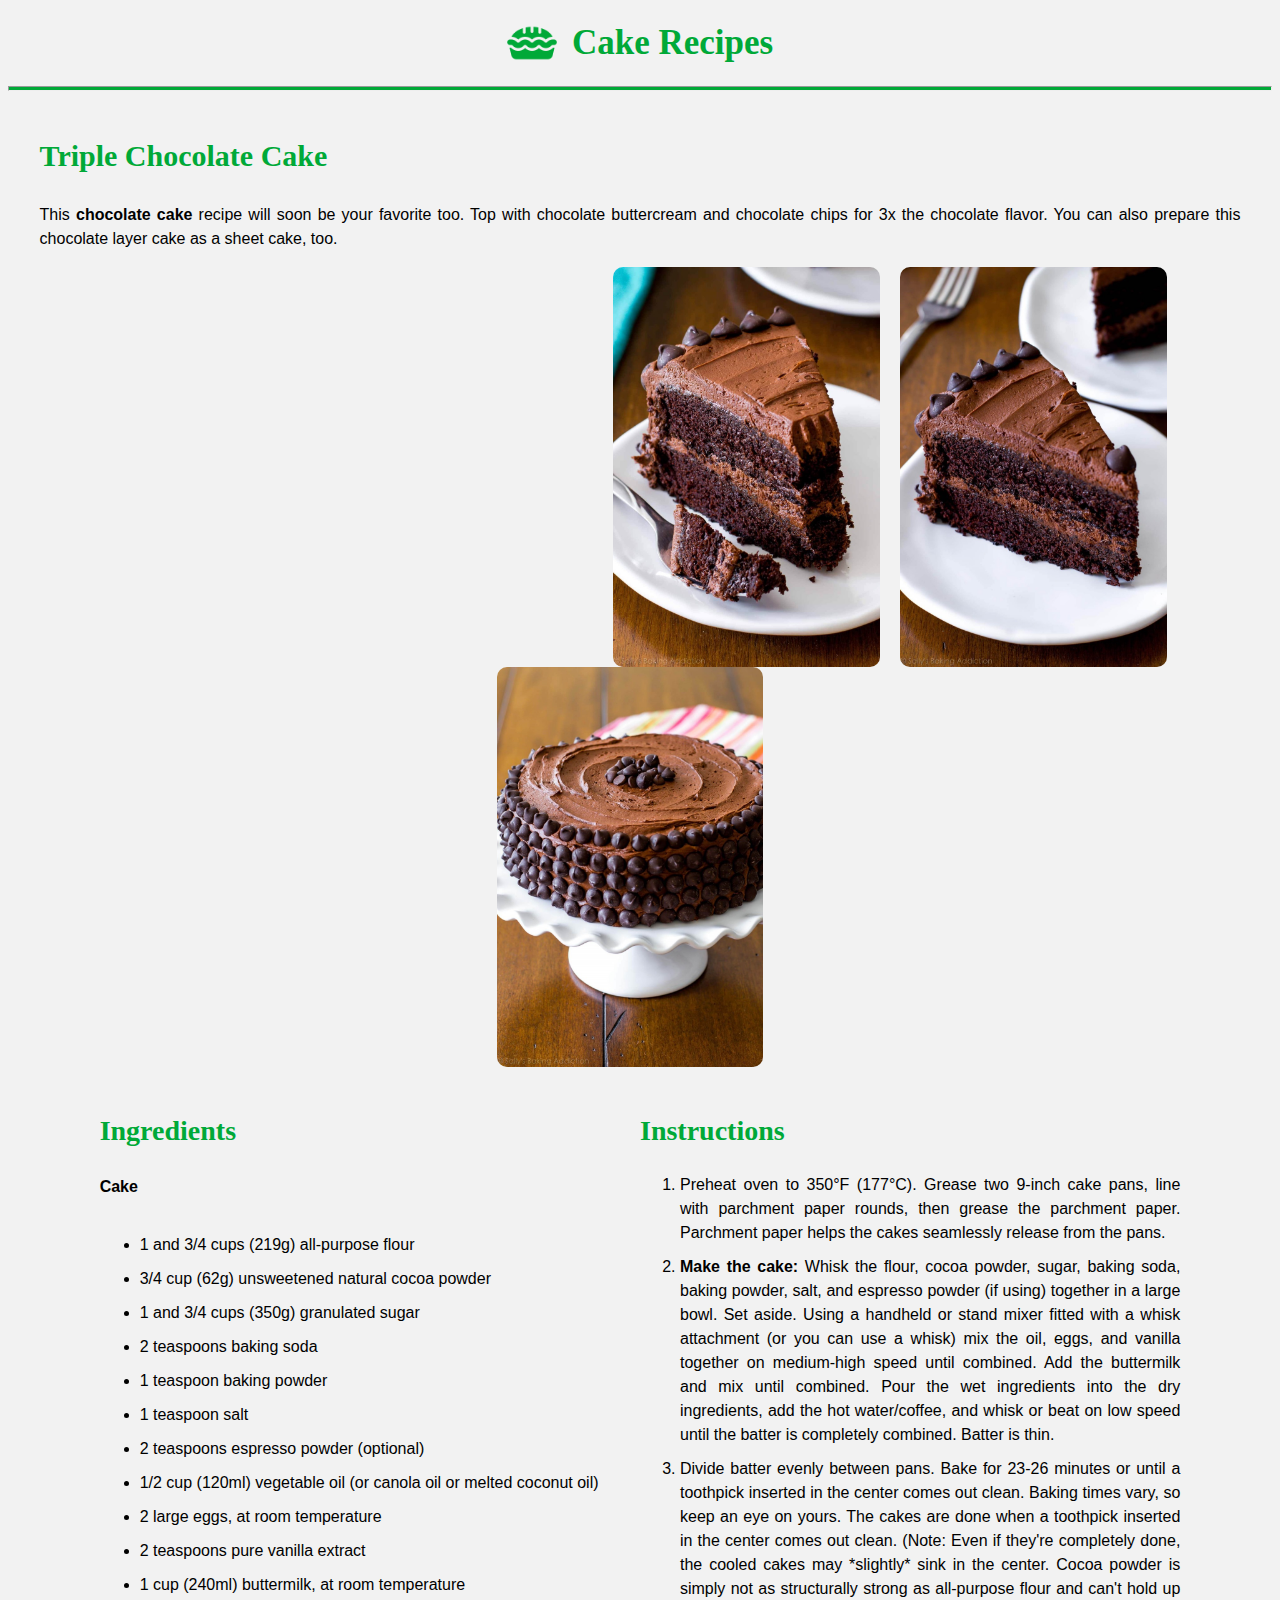
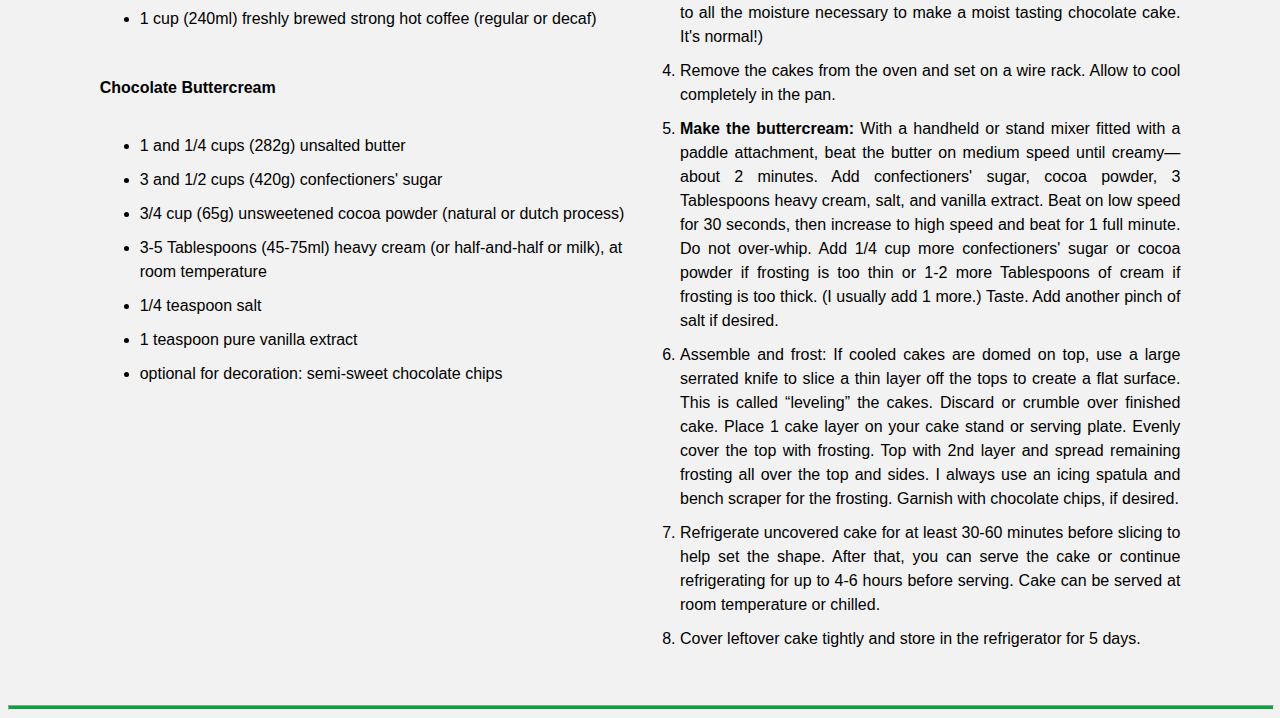
<file: pages/triple-chocolate-cake.html>
<!DOCTYPE html>
<html lang="en">
  <head>
    <meta charset="UTF-8" />
    <meta name="viewport" content="width=device-width, initial-scale=1.0" />
    <title>Triple Chocolate Cake</title>
    <link rel="stylesheet" href="../css/in-item-pages-style.css" />
    <link rel="stylesheet" href="/css/media/pages-media.css" />
  </head>
  <body>
    <header>
      <section class="topic">
        <img src="/assests/images/logo/pie.png" alt="home" />
        <a href="../index.html"> Cake Recipes</a>
      </section>
      <hr class="line" />
    </header>

    <main>
      <!-- Cake Details -->
      <article class="item_detail_container">
        <section>
          <h2 class="sub_topic">Triple Chocolate Cake</h2>
          <p>
            This <strong>chocolate cake</strong> recipe will soon be your
            favorite too. Top with chocolate buttercream and chocolate chips for
            3x the chocolate flavor. You can also prepare this chocolate layer
            cake as a sheet cake, too.
          </p>
        </section>

        <section>
          <div class="hr_container">
            <iframe
              class="recipe_video_frame"
              src="https://youtube.com/embed/TdOdoy64ahE"
              frameborder="0"
            ></iframe>
            <img
              src="/assests/images/Triple Chocolate Cake/image.jpg"
              alt="Triple Chocolate Cake"
            /><img
              src="/assests/images/Triple Chocolate Cake/image2.jpg"
              alt="Triple Chocolate Cake"
            /><img
              src="/assests/images/Triple Chocolate Cake/triple-chocolate-cake-3.jpg"
              alt="Triple Chocolate Cake"
            />
          </div>
        </section>

        <section class="hr_container">
          <section class="vr_container">
            <h3>Ingredients</h3>
            <h4>Cake</h4>
            <ul>
              <li>1 and 3/4 cups (219g) all-purpose flour</li>
              <li>3/4 cup (62g) unsweetened natural cocoa powder</li>
              <li>1 and 3/4 cups (350g) granulated sugar</li>
              <li>2 teaspoons baking soda</li>
              <li>1 teaspoon baking powder</li>
              <li>1 teaspoon salt</li>
              <li>2 teaspoons espresso powder (optional)</li>
              <li>
                1/2 cup (120ml) vegetable oil (or canola oil or melted coconut
                oil)
              </li>
              <li>2 large eggs, at room temperature</li>
              <li>2 teaspoons pure vanilla extract</li>
              <li>1 cup (240ml) buttermilk, at room temperature</li>
              <li>
                1 cup (240ml) freshly brewed strong hot coffee (regular or
                decaf)
              </li>
            </ul>

            <h4>Chocolate Buttercream</h4>
            <ul>
              <li>1 and 1/4 cups (282g) unsalted butter</li>
              <li>3 and 1/2 cups (420g) confectioners' sugar</li>
              <li>
                3/4 cup (65g) unsweetened cocoa powder (natural or dutch
                process)
              </li>
              <li>
                3-5 Tablespoons (45-75ml) heavy cream (or half-and-half or
                milk), at room temperature
              </li>
              <li>1/4 teaspoon salt</li>
              <li>1 teaspoon pure vanilla extract</li>
              <li>optional for decoration: semi-sweet chocolate chips</li>
            </ul>
          </section>

          <section class="vr_container">
            <h3>Instructions</h3>
            <ol>
              <li>
                Preheat oven to 350°F (177°C). Grease two 9-inch cake pans, line
                with parchment paper rounds, then grease the parchment paper.
                Parchment paper helps the cakes seamlessly release from the
                pans.
              </li>
              <li>
                <strong>Make the cake:</strong> Whisk the flour, cocoa powder,
                sugar, baking soda, baking powder, salt, and espresso powder (if
                using) together in a large bowl. Set aside. Using a handheld or
                stand mixer fitted with a whisk attachment (or you can use a
                whisk) mix the oil, eggs, and vanilla together on medium-high
                speed until combined. Add the buttermilk and mix until combined.
                Pour the wet ingredients into the dry ingredients, add the hot
                water/coffee, and whisk or beat on low speed until the batter is
                completely combined. Batter is thin.
              </li>
              <li>
                Divide batter evenly between pans. Bake for 23-26 minutes or
                until a toothpick inserted in the center comes out clean. Baking
                times vary, so keep an eye on yours. The cakes are done when a
                toothpick inserted in the center comes out clean. (Note: Even if
                they're completely done, the cooled cakes may *slightly* sink in
                the center. Cocoa powder is simply not as structurally strong as
                all-purpose flour and can't hold up to all the moisture
                necessary to make a moist tasting chocolate cake. It's normal!)
              </li>
              <li>
                Remove the cakes from the oven and set on a wire rack. Allow to
                cool completely in the pan.
              </li>
              <li>
                <strong>Make the buttercream:</strong> With a handheld or stand
                mixer fitted with a paddle attachment, beat the butter on medium
                speed until creamy—about 2 minutes. Add confectioners' sugar,
                cocoa powder, 3 Tablespoons heavy cream, salt, and vanilla
                extract. Beat on low speed for 30 seconds, then increase to high
                speed and beat for 1 full minute. Do not over-whip. Add 1/4 cup
                more confectioners' sugar or cocoa powder if frosting is too
                thin or 1-2 more Tablespoons of cream if frosting is too thick.
                (I usually add 1 more.) Taste. Add another pinch of salt if
                desired.
              </li>
              <li>
                Assemble and frost: If cooled cakes are domed on top, use a
                large serrated knife to slice a thin layer off the tops to
                create a flat surface. This is called “leveling” the cakes.
                Discard or crumble over finished cake. Place 1 cake layer on
                your cake stand or serving plate. Evenly cover the top with
                frosting. Top with 2nd layer and spread remaining frosting all
                over the top and sides. I always use an icing spatula and bench
                scraper for the frosting. Garnish with chocolate chips, if
                desired.
              </li>
              <li>
                Refrigerate uncovered cake for at least 30-60 minutes before
                slicing to help set the shape. After that, you can serve the
                cake or continue refrigerating for up to 4-6 hours before
                serving. Cake can be served at room temperature or chilled.
              </li>
              <li>
                Cover leftover cake tightly and store in the refrigerator for 5
                days.
              </li>
            </ol>
          </section>
        </section>
      </article>
    </main>

    <footer>
      <!-- End -->
      <hr class="line" />
    </footer>
  </body>
</html>
</file>
<file: css/style.css>
* {
  font-family: sans-serif;
  text-decoration: none;
}

body {
  background-color: #f2f2f2;
}

header {
  display: flex;
  flex-wrap: wrap;
  justify-content: center;
  margin-bottom: 20px;
}

.topic {
  display: flex;
  flex-direction: row;
  flex-wrap: wrap;
  align-items: center;
  transition: 0.3s ease-in-out;
  padding: 10px;
}

.topic img {
  width: auto;
  height: 50px;
  margin-right: 15px;
}

.topic a {
  font-family: cursive;
  font-size: 48px;
  font-weight: bold;
  color: #00a938;
}

.topic:hover {
  transform: scale(0.9);
}

.line {
  width: 100%;
  height: 4px;
  background-color: #00a938;
}

.container {
  display: flex;
  flex-wrap: wrap;
  justify-content: center;
}

.item {
  width: 300px;
  height: 555px;
  background-color: #e6fff0;
  border-radius: 10px;
  box-shadow: 0px 2px 4px rgba(0, 0, 0, 0.2);
  margin: 20px;
  transition: 0.3s ease;
}

.item:hover {
  transform: scale(1.01);
}

.item img {
  width: 100%;
  height: 300px;
  border-top-right-radius: 10px;
  border-top-left-radius: 10px;
  object-fit: cover;
}

.item_content {
  padding: 15px;
}

.item_content h3 {
  margin-top: 0px;
  font-size: 20px;
}

.item_content p {
  font-size: 14px;
  height: auto;
  overflow-y: auto;
  line-height: 1.5;
  text-align: justify;
  margin-bottom: 15px;
}

.view_btn {
  background-color: #00a938;
  color: white;
  padding: 10px 20px;
  border: none;
  border-radius: 8px;
  cursor: pointer;
  display: block;
  text-align: center;
  transition: 0.2s ease;
}

.view_btn:hover {
  transform: scale(1.02);
  background-color: #009432;
  box-shadow: 0px 0px 5px rgba(0, 0, 0, 0.3);
}

::-webkit-scrollbar {
  display: none;
}
</file>
<file: css/media/index-media.css>
@media screen and (min-width: 0px) and (max-width: 320px) {
  .topic img {
    height: 30px;
    margin-right: 10px;
  }

  .topic a {
    font-size: 1.5rem;
    font-weight: 500;
  }

  .line {
    height: 2px;
  }
}

@media screen and (min-width: 320px) and (max-width: 375px) {
  .topic img {
    height: 40px;
    margin-right: 10px;
  }

  .topic a {
    font-size: 2rem;
    font-weight: 500;
  }

  .line {
    height: 2px;
  }
}

@media screen and (min-width: 375px) and (max-width: 425px) {
  .topic img {
    height: 50px;
    margin-right: 10px;
  }

  .topic a {
    font-size: 1.8rem;
    font-weight: 600;
  }

  .line {
    height: 3px;
  }
}

@media screen and (min-width: 425px) and (max-width: 768px) {
  .topic img {
    height: 50px;
    margin-right: 15px;
  }

  .topic a {
    font-size: 2rem;
    font-weight: 600;
  }

  .line {
    height: 4px;
  }
}
</file>
<file: css/in-item-pages-style.css>
* {
  font-family: sans-serif;
  text-decoration: none;
}

body {
  background-color: #f2f2f2;
}

header {
  display: flex;
  flex-wrap: wrap;
  justify-content: center;
  margin-bottom: 15px;
}

.topic {
  display: flex;
  flex-direction: row;
  flex-wrap: wrap;
  align-items: center;
  transition: 0.3s ease-in-out;
  padding: 10px;
}

.topic img {
  width: auto;
  height: 50px;

  margin-right: 15px;
}

.topic a {
  font-family: cursive;
  font-weight: bold;
  font-size: 35px;
  color: #00a938;
  transition: 0.3s ease-in-out;
}

.topic:hover {
  transform: scale(1.02);
}

.line {
  width: 100%;
  height: 3px;
  background-color: #00a938;
}

.hr_container {
  margin: 0 auto;
  display: flex;
  justify-content: center;
  flex-wrap: wrap;
  margin-bottom: 20px;
}

.vr_container {
  display: flex;
  flex-direction: column;
  width: 45%;
}

.item_detail_container {
  margin: 0 auto;
  width: 95%;
  display: flex;
  flex-wrap: wrap;
}

.recipe_video_frame {
  width: 500px;
  height: 400px;
  margin-right: 20px;
}

.sub_topic {
  font-family: cursive;
  text-align: left;
  font-size: 30px;
  color: #00a938;
  margin-bottom: 30px;
}

.item_detail_container img {
  width: auto;
  height: 400px;
  border-radius: 10px;
  margin-right: 20px;
}

iframe {
  border-radius: 10px;
}

.item_detail_container p {
  text-align: justify;
  line-height: 1.5;
  font-size: medium;
}

.item_detail_container h3 {
  font-family: cursive;
  text-align: left;
  font-weight: bold;
  font-size: 28px;
  color: #00a938;
  margin-bottom: 10px;
}

.item_detail_container ul {
  text-align: left;
  line-height: 1.5;
  font-size: medium;
}

.item_detail_container ol {
  text-align: justify;
  line-height: 1.5;
  font-size: medium;
}

.item_detail_container li {
  margin-bottom: 10px;
}

::-webkit-scrollbar {
  display: none;
}
</file>
<file: css/media/pages-media.css>
@media screen and (min-width: 0px) and (max-width: 320px) {
  .topic img {
    height: 30px;
    margin-right: 10px;
  }

  .topic a {
    font-size: 1.5rem;
    font-weight: 500;
  }

  .line {
    height: 2px;
  }
}

@media screen and (min-width: 320px) and (max-width: 375px) {
  .topic img {
    height: 40px;
    margin-right: 10px;
  }

  .topic a {
    font-size: 2rem;
    font-weight: 500;
  }

  .line {
    height: 2px;
  }
}

@media screen and (min-width: 375px) and (max-width: 425px) {
  .topic img {
    height: 50px;
    margin-right: 10px;
  }

  .topic a {
    font-size: 1.8rem;
    font-weight: 600;
  }

  .line {
    height: 3px;
  }
}

@media screen and (min-width: 0px) and (max-width: 425px) {
  .recipe_video_frame {
    width: 100%;
    height: 300px;
  }

  .hr_container {
    width: 100%;
    flex-direction: column;
    align-items: center;
    row-gap: 10px;
    margin-bottom: 10px;
  }

  .item_detail_container img {
    object-fit: cover;
    height: 300px;
    width: 100%;
  }

  .vr_container {
    width: 100%;
  }

  .item_detail_container ul {
    line-height: 1.2;
    font-size: 1rem;
  }

  .item_detail_container li {
    margin-bottom: 10px;
    width: fit-content;
  }
}
</file>
